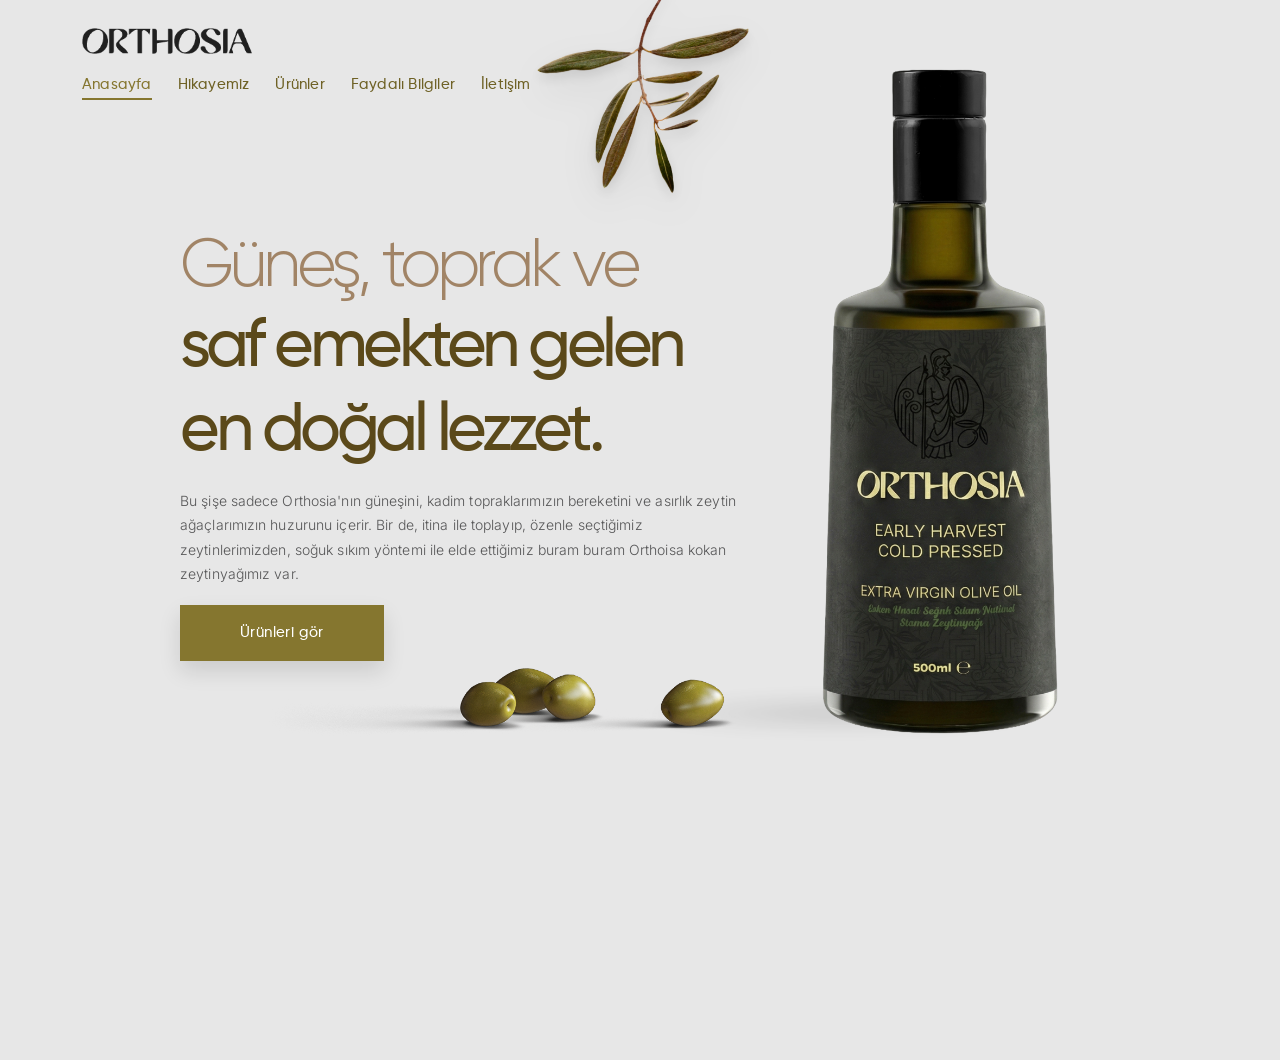
<file: index.html>
<!doctype html>
<html lang="tr">
<head>
  <meta charset="utf-8" />
  <meta name="viewport" content="width=device-width,initial-scale=1" />
  <title>Orthosia</title>
  <link rel="preconnect" href="https://fonts.googleapis.com">
  <link href="https://fonts.googleapis.com/css2?family=Inter:wght@200;300;400&display=swap" rel="stylesheet">
  <link href="https://fonts.googleapis.com/css2?family=Cormorant+Garamond:ital,wght@1,500&display=swap" rel="stylesheet">
  <link rel="stylesheet" href="assets/css/orthosia.css" />
</head>
<body>

  <!-- ÜST DEKOR -->
  <img src="images/olive-decore.png" class="top-olive" alt="" aria-hidden="true">

  <!-- HEADER (Logo solda, menü altta tek satır) -->
  <header class="site-header">
    <div class="container">
      <a class="brand" href="index.html">
        <img src="images/orthosia-logo-black.png" alt="Orthosia">
      </a>

      <nav class="menu">
        <a href="index.html" class="active">Anasayfa</a>
        <a href="hikayemiz.html">Hikayemiz</a>
        <a href="urunler.html">Ürünler</a>
        <a href="bilgiler.html">Faydalı Bilgiler</a>
        <a href="iletisim.html">İletişim</a>
      </nav>
    </div>
  </header>

  <!-- FULLSCREEN HERO BOŞ ALAN + SLOGAN -->
  <section class="hero-blank">

    <!-- SOL: Slogan + metin + buton -->
    <div class="slogan-box">
      <div class="slogan-title">
        <span class="slogan-line1">Güneş, toprak ve</span><br>
        <span class="slogan-line2">saf emekten gelen<br>en doğal lezzet.</span>
      </div>

      <div class="slogan-sub">
        Bu şişe sadece Orthosia'nın güneşini, kadim topraklarımızın bereketini ve
        asırlık zeytin ağaçlarımızın huzurunu içerir. Bir de, itina ile toplayıp,
        özenle seçtiğimiz zeytinlerimizden, soğuk sıkım yöntemi ile elde ettiğimiz
        buram buram Orthoisa kokan zeytinyağımız var.
      </div>

      <a href="urunler.html" class="slogan-btn">Ürünleri gör</a>
    </div>

    <!-- SAĞ: Şişe + zeytin taneleri -->
    <div class="hero-product">
      <img src="images/early-harvest1.png" alt="Orthosia Early Harvest">
      <img src="images/olives1.png" class="olives" alt="" aria-hidden="true">
    </div>

  </section>

  <div class="footer">
    <div class="container">© Orthosia</div>
  </div>

  <script>
    // Ultra-soft parallax (2–3px)
    (function () {
      const root = document.documentElement;
      const maxMove = 3; // px
      let ticking = false;

      function onScroll() {
        if (ticking) return;
        ticking = true;

        requestAnimationFrame(() => {
          const y = window.scrollY || 0;
          // 0..600px scroll aralığında 0..3px hareket
          const move = Math.min(maxMove, (y / 600) * maxMove);
          root.style.setProperty('--oliveY', move.toFixed(2) + 'px');
          ticking = false;
        });
      }

      window.addEventListener('scroll', onScroll, { passive: true });
      onScroll();
    })();
  </script>

</body>
</html>
</file>
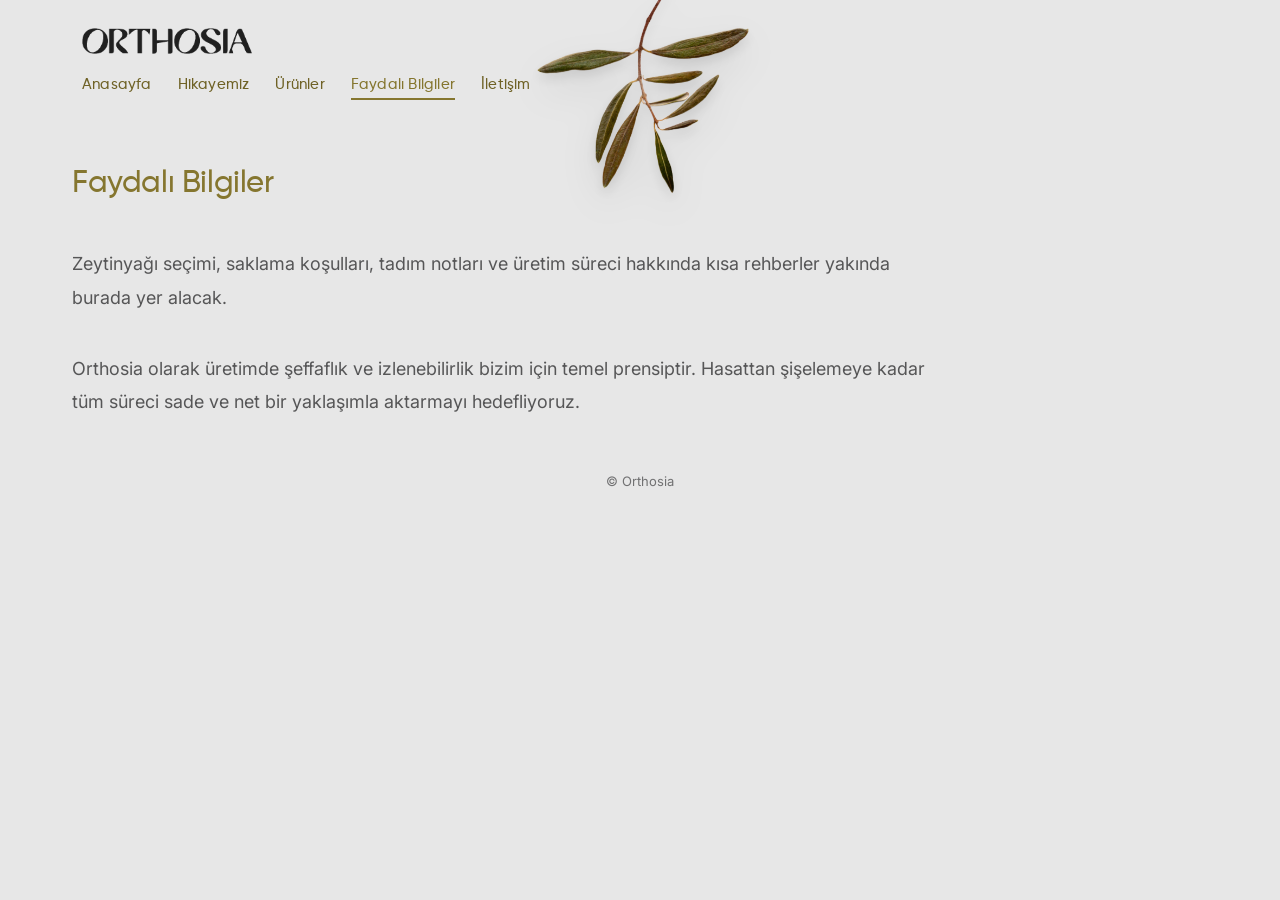
<file: bilgiler.html>
<!doctype html>
<html lang="tr">
<head>
  <meta charset="utf-8" />
  <meta name="viewport" content="width=device-width,initial-scale=1" />
  <title>Faydalı Bilgiler | Orthosia</title>

  <link rel="preconnect" href="https://fonts.googleapis.com">
  <link href="https://fonts.googleapis.com/css2?family=Inter:wght@200;300;400&display=swap" rel="stylesheet">
  <link href="https://fonts.googleapis.com/css2?family=Cormorant+Garamond:ital,wght@1,500&display=swap" rel="stylesheet">
  <link rel="stylesheet" href="assets/css/orthosia.css" />
</head>
<body>

<!-- Üstten sarkan zeytin -->
<img src="images/olive-decore.png" class="top-olive" alt="">

<header class="site-header">
  <div class="container">
    <a class="brand" href="index.html">
      <img src="images/orthosia-logo-black.png" alt="Orthosia">
    </a>

    <nav class="menu">
      <a href="index.html">Anasayfa</a>
      <a href="hikayemiz.html">Hikayemiz</a>
      <a href="urunler.html">Ürünler</a>
      <a href="bilgiler.html" class="active">Faydalı Bilgiler</a>
      <a href="iletisim.html">İletişim</a>
    </nav>
  </div>
</header>

<main class="section">
  <div class="container">

    <div class="h2" style="font-family:'Gilroy',sans-serif;font-weight:500;color:#85762F;">
      Faydalı Bilgiler
    </div>

    <div style="height:32px"></div>

    <div class="p" style="max-width:860px;">
      Zeytinyağı seçimi, saklama koşulları, tadım notları ve üretim süreci hakkında
      kısa rehberler yakında burada yer alacak.
    </div>

    <div style="height:24px"></div>

    <div class="p" style="max-width:860px;">
      Orthosia olarak üretimde şeffaflık ve izlenebilirlik bizim için temel prensiptir.
      Hasattan şişelemeye kadar tüm süreci sade ve net bir yaklaşımla aktarmayı hedefliyoruz.
    </div>

  </div>
</main>

<div class="footer">
  <div class="container">© Orthosia</div>
</div>
<script>
(() => {
  const el = document.querySelector('.top-olive');
  if (!el) return;

  let ticking = false;

  const update = () => {
    ticking = false;
    const y = window.scrollY || 0;

    // 0 → 2px arası çok hafif hareket (scroll arttıkça çok az aşağı)
    const p = Math.min(2, y * 0.002);

    el.style.setProperty('--olive-parallax', p.toFixed(2) + 'px');
  };

  window.addEventListener('scroll', () => {
    if (!ticking) {
      ticking = true;
      requestAnimationFrame(update);
    }
  }, { passive: true });

  update();
})();
</script>
</body>
</html>
</file>
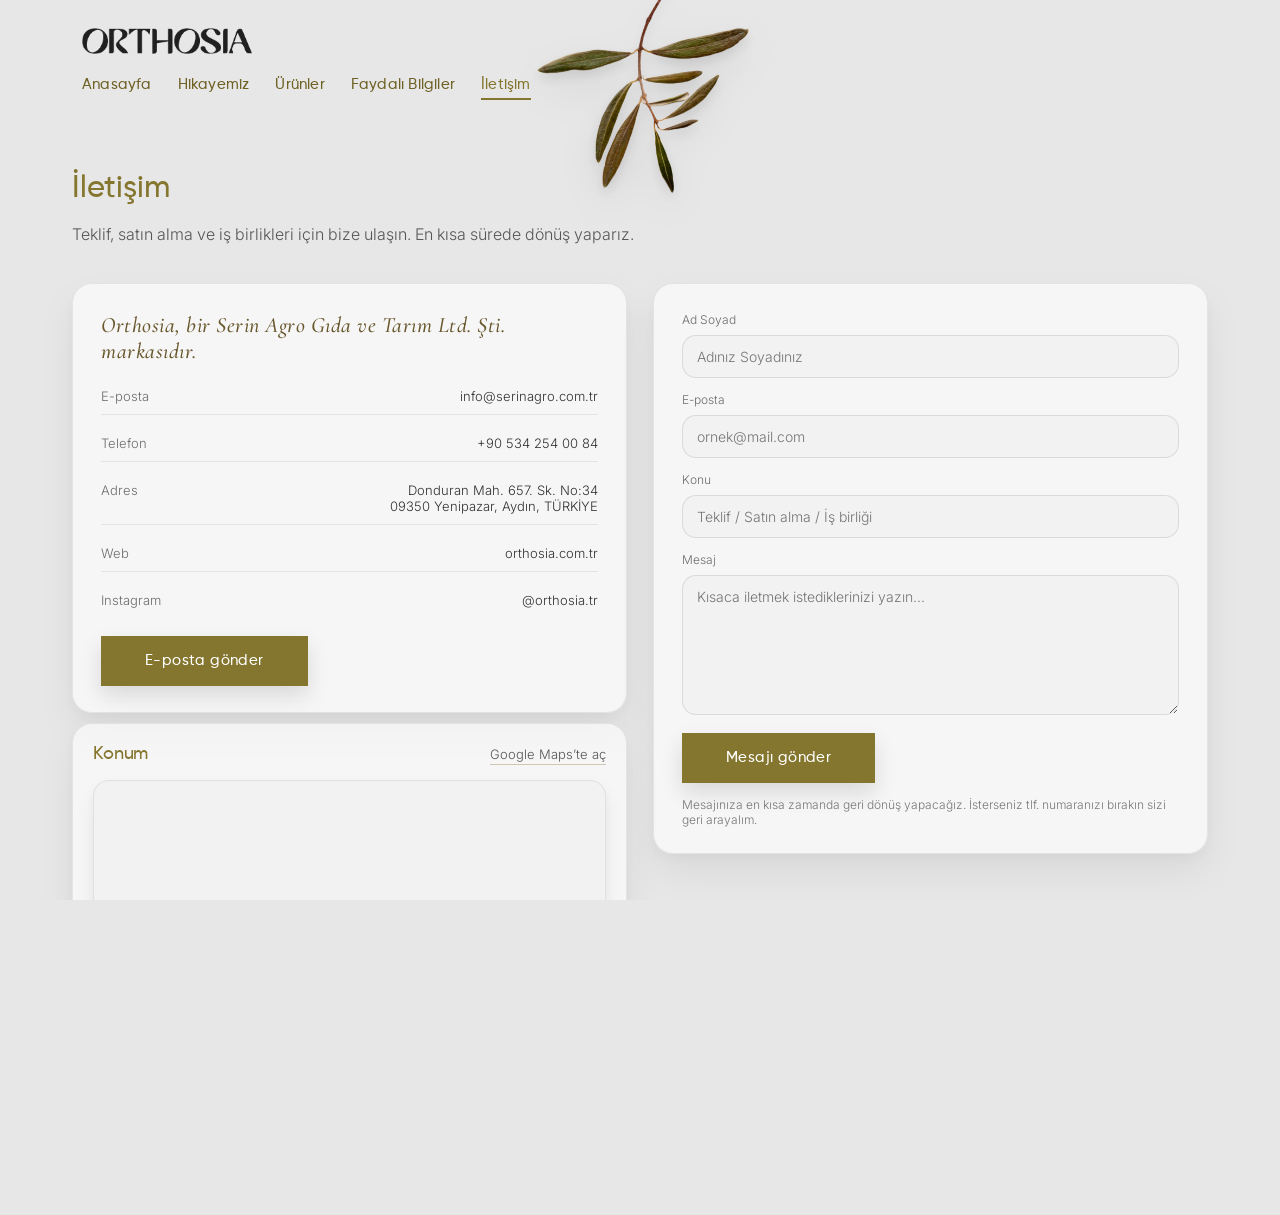
<file: iletisim.html>
<!doctype html>
<html lang="tr">
<head>
  <meta charset="utf-8" />
  <meta name="viewport" content="width=device-width,initial-scale=1" />
  <title>İletişim | Orthosia</title>

  <link rel="preconnect" href="https://fonts.googleapis.com">
  <link href="https://fonts.googleapis.com/css2?family=Inter:wght@200;300;400&display=swap" rel="stylesheet">
  <link href="https://fonts.googleapis.com/css2?family=Cormorant+Garamond:ital,wght@1,500&display=swap" rel="stylesheet">

  <link rel="stylesheet" href="assets/css/orthosia.css" />
</head>
<body>

  <img class="top-olive" src="images/olive-decore.png" alt="" aria-hidden="true">

  <header class="site-header">
    <div class="container">
      <a class="brand" href="index.html">
        <img src="images/orthosia-logo-black.png" alt="Orthosia">
      </a>

      <nav class="menu" aria-label="Ana Menü">
        <a href="index.html">Anasayfa</a>
        <a href="hikayemiz.html">Hikayemiz</a>
        <a href="urunler.html">Ürünler</a>
        <a href="bilgiler.html">Faydalı Bilgiler</a>
        <a href="iletisim.html" class="active">İletişim</a>
      </nav>
    </div>
  </header>

  <main class="section">
    <div class="container">

      <header class="contact-head">
        <h1 class="contact-title">İletişim</h1>
        <p class="contact-sub">
          Teklif, satın alma ve iş birlikleri için bize ulaşın. En kısa sürede dönüş yaparız.
        </p>
      </header>

      <section class="contact-grid" aria-label="İletişim alanı">

        <!-- SOL ÜST: Bilgi paneli -->
        <div class="contact-panel contact-panel--info">
          <div class="contact-kicker">Orthosia, bir Serin Agro Gıda ve Tarım Ltd. Şti. markasıdır.</div>

          <div class="contact-list" aria-label="İletişim bilgileri">

            <div class="contact-row">
              <div class="k">E-posta</div>
              <a class="v" href="mailto:info@serinagro.com.tr">info@serinagro.com.tr</a>
            </div>

            <div class="contact-row">
              <div class="k">Telefon</div>
              <a class="v" href="tel:+905342540084">+90 534 254 00 84</a>
            </div>

            <div class="contact-row">
              <div class="k">Adres</div>
              <div class="v">
                Donduran Mah. 657. Sk. No:34 <br>
                09350 Yenipazar, Aydın, TÜRKİYE
              </div>
            </div>

            <div class="contact-row">
              <div class="k">Web</div>
              <a class="v" href="https://orthosia.com.tr" target="_blank" rel="noopener">orthosia.com.tr</a>
            </div>

            <div class="contact-row">
              <div class="k">Instagram</div>
              <a class="v" href="https://instagram.com/orthosia.tr" target="_blank" rel="noopener">@orthosia.tr</a>
            </div>

          </div>

          <div class="contact-actions">
            <a class="btn slogan-like" href="mailto:info@serinagro.com.tr">E-posta gönder</a>
          </div>
        </div>

        <!-- SAĞ: Form -->
        <form class="contact-form" action="#" method="post" aria-label="İletişim formu">
          <label class="f">
            <span>Ad Soyad</span>
            <input type="text" name="name" placeholder="Adınız Soyadınız" required>
          </label>

          <label class="f">
            <span>E-posta</span>
            <input type="email" name="email" placeholder="ornek@mail.com" required>
          </label>

          <label class="f">
            <span>Konu</span>
            <input type="text" name="subject" placeholder="Teklif / Satın alma / İş birliği">
          </label>

          <label class="f">
            <span>Mesaj</span>
            <textarea name="message" rows="6" placeholder="Kısaca iletmek istediklerinizi yazın..." required></textarea>
          </label>

          <div class="form-actions">
            <button class="btn slogan-like" type="submit">Mesajı gönder</button>
            <div class="form-note">
              Mesajınıza en kısa zamanda geri dönüş yapacağız.
              İsterseniz tlf. numaranızı bırakın sizi geri arayalım.
            </div>
          </div>
        </form>

        <!-- SOL ALT: Harita (ayrı kart) -->
        <section class="contact-map" aria-label="Konum">
          <header class="contact-map-head">
            <h2>Konum</h2>
            <a class="contact-map-link"
              href="https://www.google.com/maps/search/?api=1&query=37.832241,28.241789"
               target="_blank" rel="noopener">
              Google Maps’te aç
            </a>
          </header>

          <div class="contact-map-frame">
            <iframe
  title="Orthosia Konum"
  loading="lazy"
  referrerpolicy="no-referrer-when-downgrade"
  src="https://maps.google.com/maps?q=37.832241,28.241789&z=14&output=embed">
</iframe>
          </div>
        </section>

      </section>

    </div>
  </main>

  <div class="footer">
    <div class="container">© Orthosia</div>
  </div>

</body>
</html>
</file>
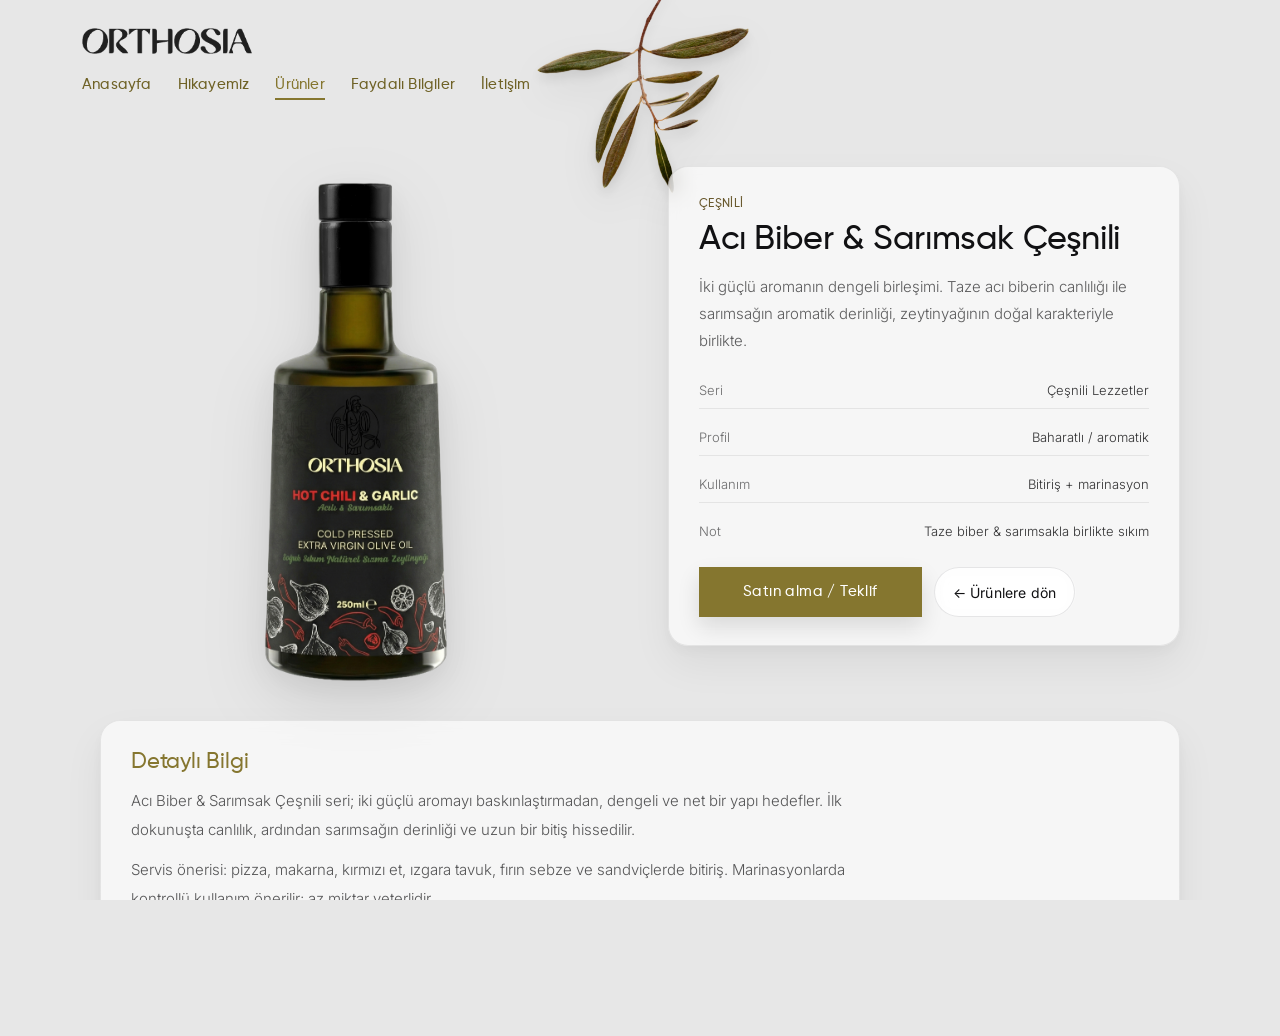
<file: urun-detay-acibiber-sarimsak.html>
<!doctype html>
<html lang="tr">
<head>
  <meta charset="utf-8" />
  <meta name="viewport" content="width=device-width,initial-scale=1" />
  <title>Acı Biber & Sarımsak Çeşnili | Orthosia</title>

  <link rel="preconnect" href="https://fonts.googleapis.com">
  <link href="https://fonts.googleapis.com/css2?family=Inter:wght@200;300;400&display=swap" rel="stylesheet">
  <link href="https://fonts.googleapis.com/css2?family=Cormorant+Garamond:ital,wght@1,500&display=swap" rel="stylesheet">
  <link rel="stylesheet" href="assets/css/orthosia.css" />
</head>
<body>

  <!-- Üst zeytin dalı -->
  <img class="top-olive" src="images/olive-decore.png" alt="" aria-hidden="true">

  <!-- HEADER -->
  <header class="site-header">
    <div class="container">
      <a class="brand" href="index.html">
        <img src="images/orthosia-logo-black.png" alt="Orthosia">
      </a>

      <nav class="menu" aria-label="Ana Menü">
        <a href="index.html">Anasayfa</a>
        <a href="hikayemiz.html">Hikayemiz</a>
        <a href="urunler.html" class="active">Ürünler</a>
        <a href="bilgiler.html">Faydalı Bilgiler</a>
        <a href="iletisim.html">İletişim</a>
      </nav>
    </div>
  </header>

  <main class="section">
    <div class="container">

      <div class="product-detail">

        <!-- Üst blok -->
        <section class="product-hero">
          <div class="product-visual">
            <img src="images/hot-chili-garlic-clear.png" alt="Acı Biber & Sarımsak Çeşnili" loading="lazy" decoding="async">
          </div>

          <div class="product-info">
            <div class="product-kicker">Çeşnili</div>
            <h1 class="product-title">Acı Biber &amp; Sarımsak Çeşnili</h1>
            <p class="product-sub">
              İki güçlü aromanın dengeli birleşimi. Taze acı biberin canlılığı ile
              sarımsağın aromatik derinliği, zeytinyağının doğal karakteriyle birlikte.
            </p>

            <div class="product-meta" aria-label="Ürün bilgileri">
              <div class="row"><div class="k">Seri</div><div class="v">Çeşnili Lezzetler</div></div>
              <div class="row"><div class="k">Profil</div><div class="v">Baharatlı / aromatik</div></div>
              <div class="row"><div class="k">Kullanım</div><div class="v">Bitiriş + marinasyon</div></div>
              <div class="row"><div class="k">Not</div><div class="v">Taze biber & sarımsakla birlikte sıkım</div></div>
            </div>

            <div class="product-actions">
              <a class="btn slogan-like" href="iletisim.html">Satın alma / Teklif</a>
              <a class="btn" href="urunler.html">← Ürünlere dön</a>
            </div>
          </div>
        </section>

        <!-- Detaylı Bilgi -->
        <section class="product-details" aria-label="Detaylı bilgi">
          <h2>Detaylı Bilgi</h2>
          <p>
            Acı Biber & Sarımsak Çeşnili seri; iki güçlü aromayı baskınlaştırmadan,
            dengeli ve net bir yapı hedefler. İlk dokunuşta canlılık, ardından
            sarımsağın derinliği ve uzun bir bitiş hissedilir.
          </p>
          <p>
            Servis önerisi: pizza, makarna, kırmızı et, ızgara tavuk,
            fırın sebze ve sandviçlerde bitiriş. Marinasyonlarda kontrollü
            kullanım önerilir; az miktar yeterlidir.
          </p>
        </section>

      </div>

    </div>
  </main>

  <div class="footer">
    <div class="container">© Orthosia</div>
  </div>

</body>
</html>
</file>
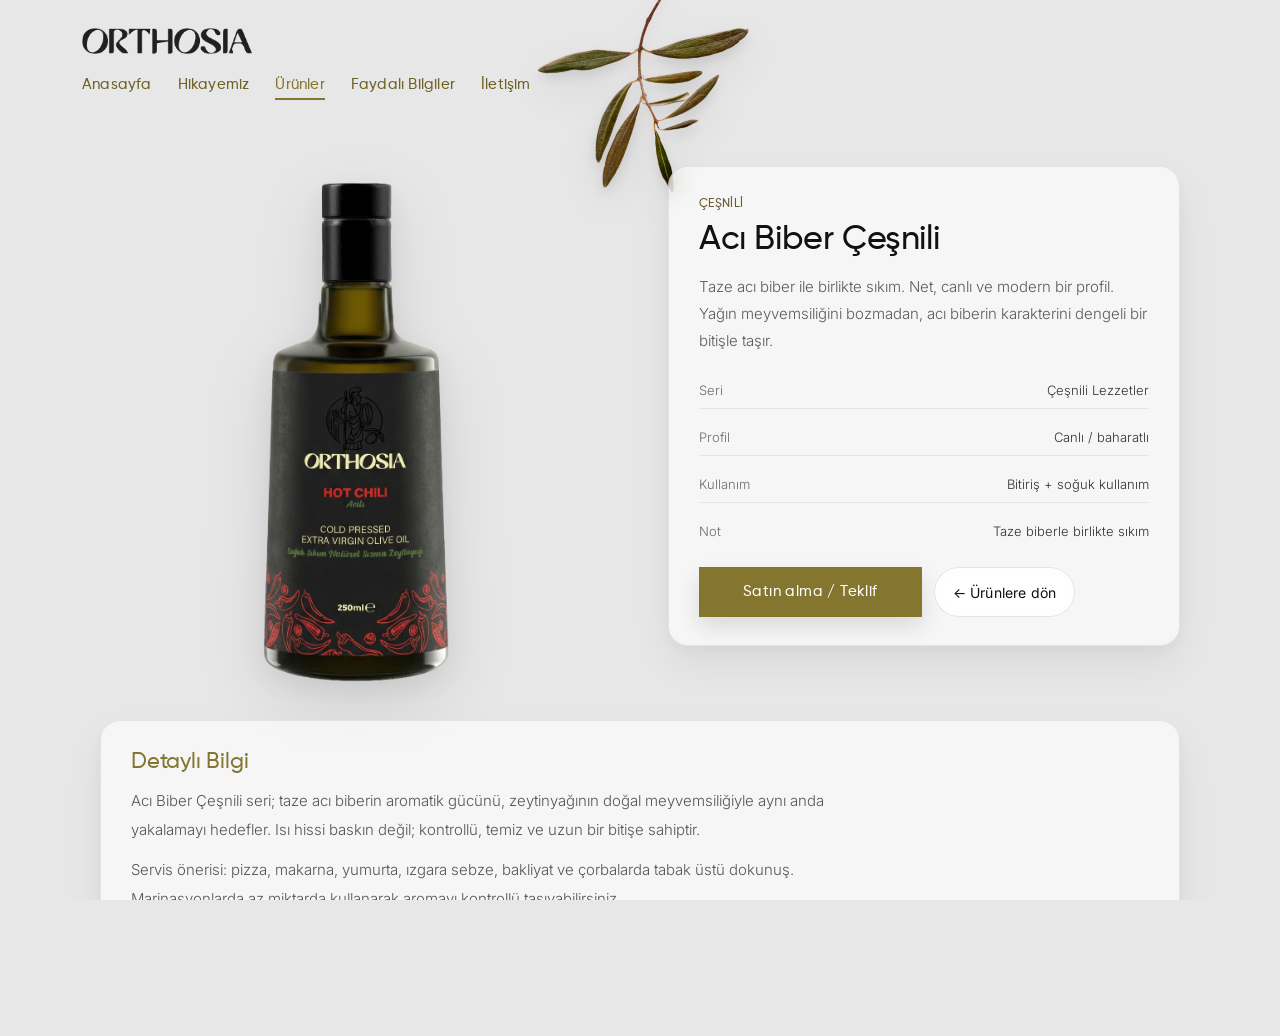
<file: urun-detay-acibiber.html>
<!doctype html>
<html lang="tr">
<head>
  <meta charset="utf-8" />
  <meta name="viewport" content="width=device-width,initial-scale=1" />
  <title>Acı Biber Çeşnili | Orthosia</title>

  <link rel="preconnect" href="https://fonts.googleapis.com">
  <link href="https://fonts.googleapis.com/css2?family=Inter:wght@200;300;400&display=swap" rel="stylesheet">
  <link href="https://fonts.googleapis.com/css2?family=Cormorant+Garamond:ital,wght@1,500&display=swap" rel="stylesheet">
  <link rel="stylesheet" href="assets/css/orthosia.css" />
</head>
<body>

  <!-- Üst zeytin dalı (global davranış: scroll ile kaybolur) -->
  <img class="top-olive" src="images/olive-decore.png" alt="" aria-hidden="true">

  <!-- HEADER (diğer sayfalarla aynı) -->
  <header class="site-header">
    <div class="container">
      <a class="brand" href="index.html">
        <img src="images/orthosia-logo-black.png" alt="Orthosia">
      </a>

      <nav class="menu" aria-label="Ana Menü">
        <a href="index.html">Anasayfa</a>
        <a href="hikayemiz.html">Hikayemiz</a>
        <a href="urunler.html" class="active">Ürünler</a>
        <a href="bilgiler.html">Faydalı Bilgiler</a>
        <a href="iletisim.html">İletişim</a>
      </nav>
    </div>
  </header>

  <main class="section">
    <div class="container">

      <div class="product-detail">

        <!-- Üst blok: görsel + kısa bilgi -->
        <section class="product-hero">
          <div class="product-visual">
            <img src="images/hot-chili-clear.png" alt="Acı Biber Çeşnili" loading="lazy" decoding="async">
          </div>

          <div class="product-info">
            <div class="product-kicker">Çeşnili</div>
            <h1 class="product-title">Acı Biber Çeşnili</h1>
            <p class="product-sub">
              Taze acı biber ile birlikte sıkım. Net, canlı ve modern bir profil.
              Yağın meyvemsiliğini bozmadan, acı biberin karakterini dengeli bir bitişle taşır.
            </p>

            <div class="product-meta" aria-label="Ürün bilgileri">
              <div class="row"><div class="k">Seri</div><div class="v">Çeşnili Lezzetler</div></div>
              <div class="row"><div class="k">Profil</div><div class="v">Canlı / baharatlı</div></div>
              <div class="row"><div class="k">Kullanım</div><div class="v">Bitiriş + soğuk kullanım</div></div>
              <div class="row"><div class="k">Not</div><div class="v">Taze biberle birlikte sıkım</div></div>
            </div>

            <div class="product-actions">
              <a class="btn slogan-like" href="iletisim.html">Satın alma / Teklif</a>
              <a class="btn" href="urunler.html">← Ürünlere dön</a>
            </div>
          </div>
        </section>

        <!-- Yeni detaylı bilgi bloğu -->
        <section class="product-details" aria-label="Detaylı bilgi">
          <h2>Detaylı Bilgi</h2>
          <p>
            Acı Biber Çeşnili seri; taze acı biberin aromatik gücünü, zeytinyağının doğal meyvemsiliğiyle
            aynı anda yakalamayı hedefler. Isı hissi baskın değil; kontrollü, temiz ve uzun bir bitişe sahiptir.
          </p>
          <p>
            Servis önerisi: pizza, makarna, yumurta, ızgara sebze, bakliyat ve çorbalarda tabak üstü dokunuş.
            Marinasyonlarda az miktarda kullanarak aromayı kontrollü taşıyabilirsiniz.
          </p>
        </section>

      </div>

    </div>
  </main>

  <div class="footer">
    <div class="container">© Orthosia</div>
  </div>

</body>
</html>
</file>
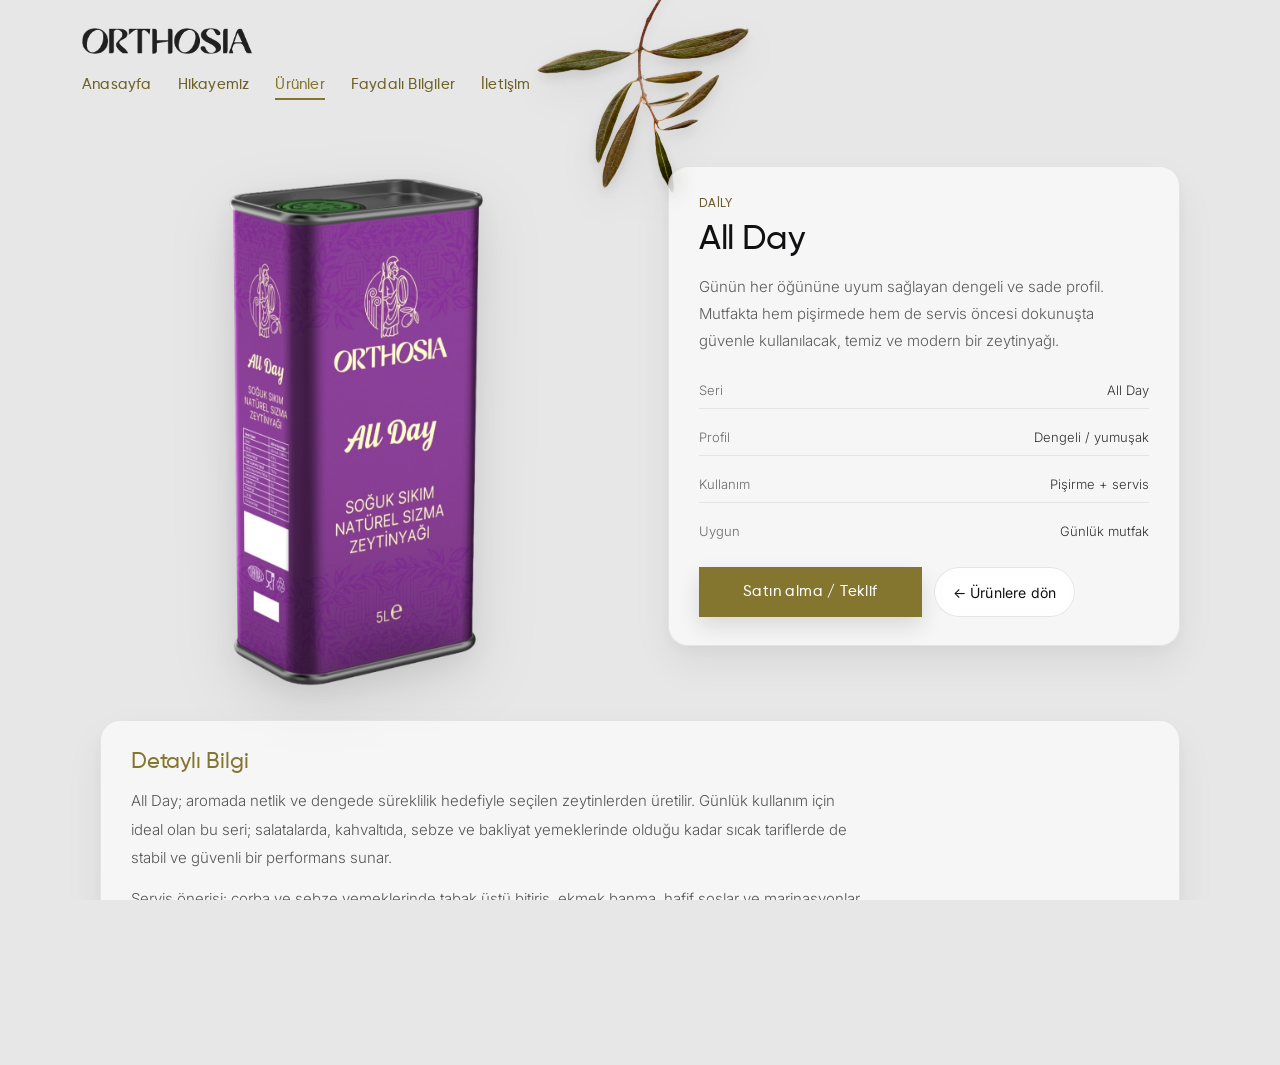
<file: urun-detay-allday.html>
<!doctype html>
<html lang="tr">
<head>
  <meta charset="utf-8" />
  <meta name="viewport" content="width=device-width,initial-scale=1" />
  <title>All Day | Orthosia</title>

  <link rel="preconnect" href="https://fonts.googleapis.com">
  <link href="https://fonts.googleapis.com/css2?family=Inter:wght@200;300;400&display=swap" rel="stylesheet">
  <link href="https://fonts.googleapis.com/css2?family=Cormorant+Garamond:ital,wght@1,500&display=swap" rel="stylesheet">
  <link rel="stylesheet" href="assets/css/orthosia.css" />
</head>
<body>

  <!-- Üst zeytin dalı (global davranış: scroll ile kaybolur) -->
  <img class="top-olive" src="images/olive-decore.png" alt="" aria-hidden="true">

  <!-- HEADER (diğer sayfalarla aynı) -->
  <header class="site-header">
    <div class="container">
      <a class="brand" href="index.html">
        <img src="images/orthosia-logo-black.png" alt="Orthosia">
      </a>

      <nav class="menu" aria-label="Ana Menü">
        <a href="index.html">Anasayfa</a>
        <a href="hikayemiz.html">Hikayemiz</a>
        <a href="urunler.html" class="active">Ürünler</a>
        <a href="bilgiler.html">Faydalı Bilgiler</a>
        <a href="iletisim.html">İletişim</a>
      </nav>
    </div>
  </header>

  <main class="section">
    <div class="container">

      <div class="product-detail">

        <!-- Üst blok: görsel + kısa bilgi -->
        <section class="product-hero">
          <div class="product-visual">
            <img src="images/all-day-clear.png" alt="All Day" loading="lazy" decoding="async">
          </div>

          <div class="product-info">
            <div class="product-kicker">Daily</div>
            <h1 class="product-title">All Day</h1>
            <p class="product-sub">
              Günün her öğününe uyum sağlayan dengeli ve sade profil.
              Mutfakta hem pişirmede hem de servis öncesi dokunuşta güvenle kullanılacak,
              temiz ve modern bir zeytinyağı.
            </p>

            <div class="product-meta" aria-label="Ürün bilgileri">
              <div class="row"><div class="k">Seri</div><div class="v">All Day</div></div>
              <div class="row"><div class="k">Profil</div><div class="v">Dengeli / yumuşak</div></div>
              <div class="row"><div class="k">Kullanım</div><div class="v">Pişirme + servis</div></div>
              <div class="row"><div class="k">Uygun</div><div class="v">Günlük mutfak</div></div>
            </div>

            <div class="product-actions">
              <a class="btn slogan-like" href="iletisim.html">Satın alma / Teklif</a>
              <a class="btn" href="urunler.html">← Ürünlere dön</a>
            </div>
          </div>
        </section>

        <!-- Yeni detaylı bilgi bloğu -->
        <section class="product-details" aria-label="Detaylı bilgi">
          <h2>Detaylı Bilgi</h2>
          <p>
            All Day; aromada netlik ve dengede süreklilik hedefiyle seçilen zeytinlerden üretilir.
            Günlük kullanım için ideal olan bu seri; salatalarda, kahvaltıda, sebze ve bakliyat yemeklerinde
            olduğu kadar sıcak tariflerde de stabil ve güvenli bir performans sunar.
          </p>
          <p>
            Servis önerisi: çorba ve sebze yemeklerinde tabak üstü bitiriş, ekmek banma,
            hafif soslar ve marinasyonlar. Saklama önerisi: serin, kuru ve ışık almayan ortam.
          </p>
        </section>

      </div>

    </div>
  </main>

  <div class="footer">
    <div class="container">© Orthosia</div>
  </div>

</body>
</html>
</file>
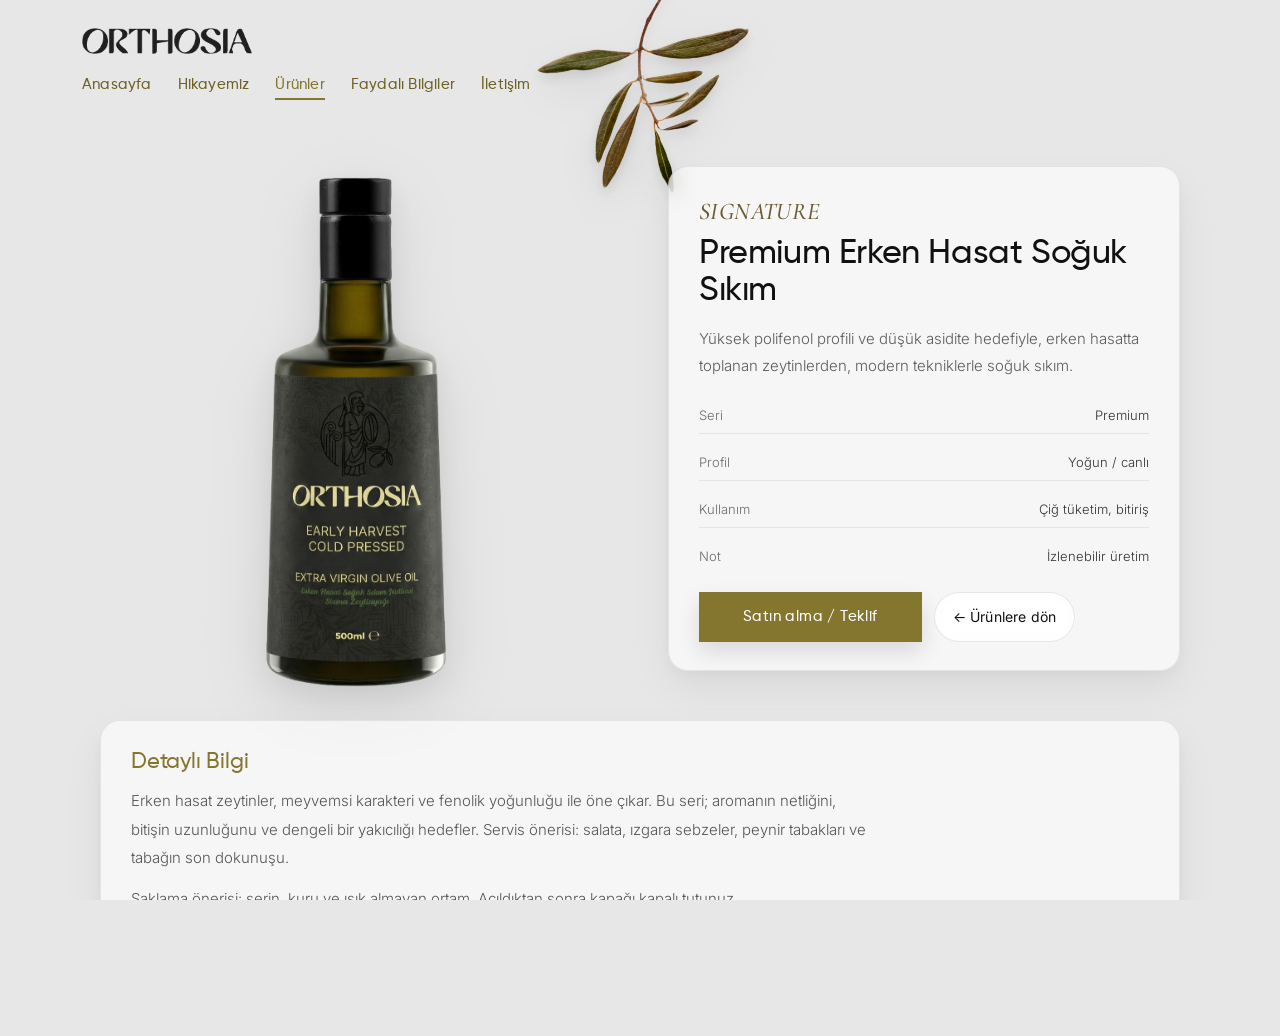
<file: urun-detay-erkenhasat-500.html>
<!doctype html>
<html lang="tr">
<head>
  <meta charset="utf-8" />
  <meta name="viewport" content="width=device-width,initial-scale=1" />
  <title>Premium Erken Hasat | Orthosia</title>

  <link rel="preconnect" href="https://fonts.googleapis.com">
  <link href="https://fonts.googleapis.com/css2?family=Inter:wght@200;300;400&display=swap" rel="stylesheet">
  <link href="https://fonts.googleapis.com/css2?family=Cormorant+Garamond:ital,wght@1,500&display=swap" rel="stylesheet">
  <link rel="stylesheet" href="assets/css/orthosia.css" />
</head>
<body>

  <!-- Üstten sarkan zeytin (global davranış) -->
  <img class="top-olive" src="images/olive-decore.png" alt="" aria-hidden="true">

  <!-- HEADER (diğer sayfalarla aynı) -->
  <header class="site-header">
    <div class="container">
      <a class="brand" href="index.html">
        <img src="images/orthosia-logo-black.png" alt="Orthosia">
      </a>

      <nav class="menu" aria-label="Ana Menü">
        <a href="index.html">Anasayfa</a>
        <a href="hikayemiz.html">Hikayemiz</a>
        <a href="urunler.html" class="active">Ürünler</a>
        <a href="bilgiler.html">Faydalı Bilgiler</a>
        <a href="iletisim.html">İletişim</a>
      </nav>
    </div>
  </header>

  <main class="section">
    <div class="container">

      <div class="product-detail">

        <!-- Üst blok: görsel + kısa bilgi -->
        <section class="product-hero">
          <div class="product-visual">
            <img src="images/early-harvest1.png" alt="Premium Erken Hasat Soğuk Sıkım" loading="lazy" decoding="async">
          </div>

          <div class="product-info">
            <div class="product-kicker product-kicker--signature">SIGNATURE</div>
            <h1 class="product-title">Premium Erken Hasat Soğuk Sıkım</h1>
            <p class="product-sub">
              Yüksek polifenol profili ve düşük asidite hedefiyle, erken hasatta toplanan zeytinlerden,
              modern tekniklerle soğuk sıkım.
            </p>

            <div class="product-meta" aria-label="Ürün bilgileri">
              <div class="row"><div class="k">Seri</div><div class="v">Premium</div></div>
              <div class="row"><div class="k">Profil</div><div class="v">Yoğun / canlı</div></div>
              <div class="row"><div class="k">Kullanım</div><div class="v">Çiğ tüketim, bitiriş</div></div>
              <div class="row"><div class="k">Not</div><div class="v">İzlenebilir üretim</div></div>
            </div>

            <div class="product-actions">
              <a class="btn slogan-like" href="iletisim.html">Satın alma / Teklif</a>
              <a class="btn" href="urunler.html">← Ürünlere dön</a>
            </div>
          </div>
        </section>

        <!-- Yeni detaylı bilgi bloğu -->
        <section class="product-details" aria-label="Detaylı bilgi">
          <h2>Detaylı Bilgi</h2>
          <p>
            Erken hasat zeytinler, meyvemsi karakteri ve fenolik yoğunluğu ile öne çıkar.
            Bu seri; aromanın netliğini, bitişin uzunluğunu ve dengeli bir yakıcılığı hedefler.
            Servis önerisi: salata, ızgara sebzeler, peynir tabakları ve tabağın son dokunuşu.
          </p>
          <p>
            Saklama önerisi: serin, kuru ve ışık almayan ortam. Açıldıktan sonra kapağı kapalı tutunuz.
          </p>
        </section>

      </div>

    </div>
  </main>

  <div class="footer">
    <div class="container">© Orthosia</div>
  </div>

</body>
</html>
</file>
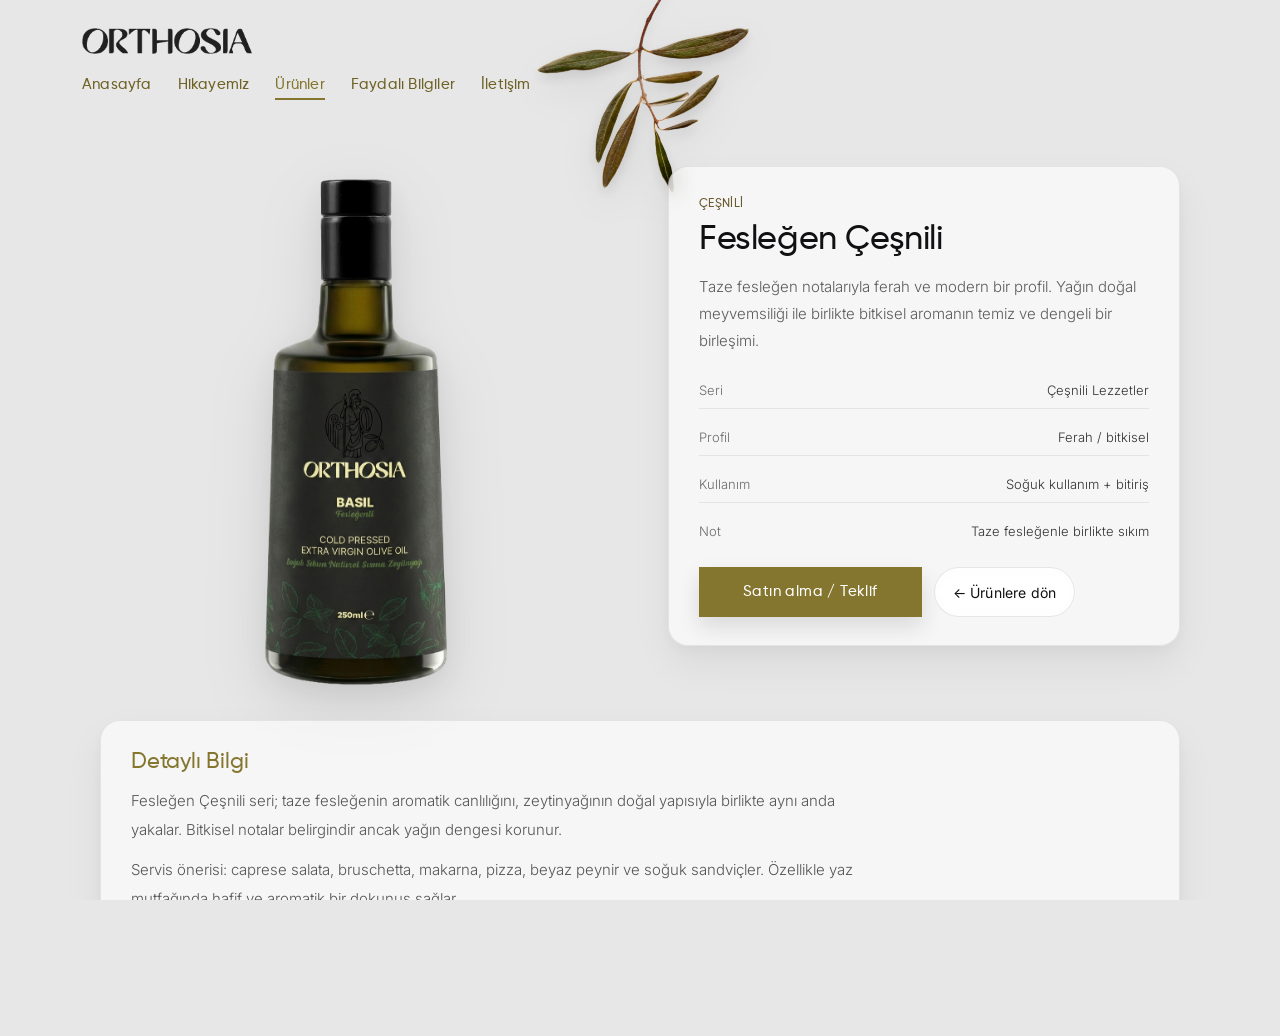
<file: urun-detay-feslegen.html>
<!doctype html>
<html lang="tr">
<head>
  <meta charset="utf-8" />
  <meta name="viewport" content="width=device-width,initial-scale=1" />
  <title>Fesleğen Çeşnili | Orthosia</title>

  <link rel="preconnect" href="https://fonts.googleapis.com">
  <link href="https://fonts.googleapis.com/css2?family=Inter:wght@200;300;400&display=swap" rel="stylesheet">
  <link href="https://fonts.googleapis.com/css2?family=Cormorant+Garamond:ital,wght@1,500&display=swap" rel="stylesheet">
  <link rel="stylesheet" href="assets/css/orthosia.css" />
</head>
<body>

  <!-- Üst zeytin dalı -->
  <img class="top-olive" src="images/olive-decore.png" alt="" aria-hidden="true">

  <!-- HEADER -->
  <header class="site-header">
    <div class="container">
      <a class="brand" href="index.html">
        <img src="images/orthosia-logo-black.png" alt="Orthosia">
      </a>

      <nav class="menu" aria-label="Ana Menü">
        <a href="index.html">Anasayfa</a>
        <a href="hikayemiz.html">Hikayemiz</a>
        <a href="urunler.html" class="active">Ürünler</a>
        <a href="bilgiler.html">Faydalı Bilgiler</a>
        <a href="iletisim.html">İletişim</a>
      </nav>
    </div>
  </header>

  <main class="section">
    <div class="container">

      <div class="product-detail">

        <!-- Üst blok -->
        <section class="product-hero">
          <div class="product-visual">
            <img src="images/basil-clear.png" alt="Fesleğen Çeşnili" loading="lazy" decoding="async">
          </div>

          <div class="product-info">
            <div class="product-kicker">Çeşnili</div>
            <h1 class="product-title">Fesleğen Çeşnili</h1>
            <p class="product-sub">
              Taze fesleğen notalarıyla ferah ve modern bir profil.
              Yağın doğal meyvemsiliği ile birlikte bitkisel aromanın temiz ve dengeli bir birleşimi.
            </p>

            <div class="product-meta" aria-label="Ürün bilgileri">
              <div class="row"><div class="k">Seri</div><div class="v">Çeşnili Lezzetler</div></div>
              <div class="row"><div class="k">Profil</div><div class="v">Ferah / bitkisel</div></div>
              <div class="row"><div class="k">Kullanım</div><div class="v">Soğuk kullanım + bitiriş</div></div>
              <div class="row"><div class="k">Not</div><div class="v">Taze fesleğenle birlikte sıkım</div></div>
            </div>

            <div class="product-actions">
              <a class="btn slogan-like" href="iletisim.html">Satın alma / Teklif</a>
              <a class="btn" href="urunler.html">← Ürünlere dön</a>
            </div>
          </div>
        </section>

        <!-- Detaylı Bilgi -->
        <section class="product-details" aria-label="Detaylı bilgi">
          <h2>Detaylı Bilgi</h2>
          <p>
            Fesleğen Çeşnili seri; taze fesleğenin aromatik canlılığını,
            zeytinyağının doğal yapısıyla birlikte aynı anda yakalar.
            Bitkisel notalar belirgindir ancak yağın dengesi korunur.
          </p>
          <p>
            Servis önerisi: caprese salata, bruschetta, makarna, pizza, beyaz peynir ve
            soğuk sandviçler. Özellikle yaz mutfağında hafif ve aromatik bir dokunuş sağlar.
          </p>
        </section>

      </div>

    </div>
  </main>

  <div class="footer">
    <div class="container">© Orthosia</div>
  </div>

</body>
</html>
</file>
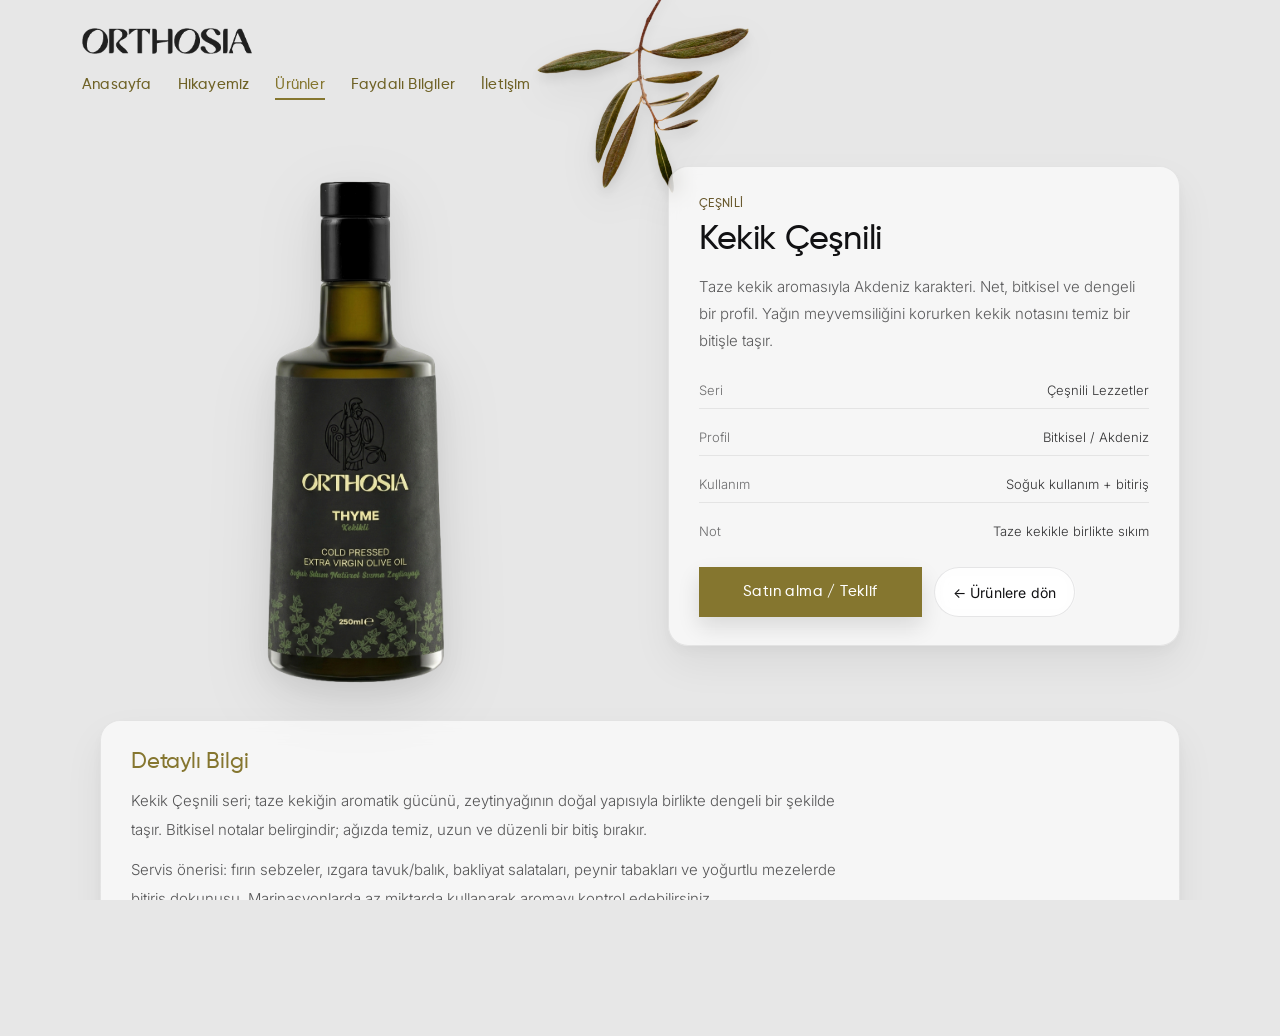
<file: urun-detay-kekik.html>
<!doctype html>
<html lang="tr">
<head>
  <meta charset="utf-8" />
  <meta name="viewport" content="width=device-width,initial-scale=1" />
  <title>Kekik Çeşnili | Orthosia</title>

  <link rel="preconnect" href="https://fonts.googleapis.com">
  <link href="https://fonts.googleapis.com/css2?family=Inter:wght@200;300;400&display=swap" rel="stylesheet">
  <link href="https://fonts.googleapis.com/css2?family=Cormorant+Garamond:ital,wght@1,500&display=swap" rel="stylesheet">
  <link rel="stylesheet" href="assets/css/orthosia.css" />
</head>
<body>

  <!-- Üst zeytin dalı -->
  <img class="top-olive" src="images/olive-decore.png" alt="" aria-hidden="true">

  <!-- HEADER -->
  <header class="site-header">
    <div class="container">
      <a class="brand" href="index.html">
        <img src="images/orthosia-logo-black.png" alt="Orthosia">
      </a>

      <nav class="menu" aria-label="Ana Menü">
        <a href="index.html">Anasayfa</a>
        <a href="hikayemiz.html">Hikayemiz</a>
        <a href="urunler.html" class="active">Ürünler</a>
        <a href="bilgiler.html">Faydalı Bilgiler</a>
        <a href="iletisim.html">İletişim</a>
      </nav>
    </div>
  </header>

  <main class="section">
    <div class="container">

      <div class="product-detail">

        <!-- Üst blok -->
        <section class="product-hero">
          <div class="product-visual">
            <img src="images/thyme-clear.png" alt="Kekik Çeşnili" loading="lazy" decoding="async">
          </div>

          <div class="product-info">
            <div class="product-kicker">Çeşnili</div>
            <h1 class="product-title">Kekik Çeşnili</h1>
            <p class="product-sub">
              Taze kekik aromasıyla Akdeniz karakteri. Net, bitkisel ve dengeli bir profil.
              Yağın meyvemsiliğini korurken kekik notasını temiz bir bitişle taşır.
            </p>

            <div class="product-meta" aria-label="Ürün bilgileri">
              <div class="row"><div class="k">Seri</div><div class="v">Çeşnili Lezzetler</div></div>
              <div class="row"><div class="k">Profil</div><div class="v">Bitkisel / Akdeniz</div></div>
              <div class="row"><div class="k">Kullanım</div><div class="v">Soğuk kullanım + bitiriş</div></div>
              <div class="row"><div class="k">Not</div><div class="v">Taze kekikle birlikte sıkım</div></div>
            </div>

            <div class="product-actions">
              <a class="btn slogan-like" href="iletisim.html">Satın alma / Teklif</a>
              <a class="btn" href="urunler.html">← Ürünlere dön</a>
            </div>
          </div>
        </section>

        <!-- Detaylı Bilgi -->
        <section class="product-details" aria-label="Detaylı bilgi">
          <h2>Detaylı Bilgi</h2>
          <p>
            Kekik Çeşnili seri; taze kekiğin aromatik gücünü, zeytinyağının doğal yapısıyla birlikte
            dengeli bir şekilde taşır. Bitkisel notalar belirgindir; ağızda temiz, uzun ve düzenli bir bitiş bırakır.
          </p>
          <p>
            Servis önerisi: fırın sebzeler, ızgara tavuk/balık, bakliyat salataları, peynir tabakları
            ve yoğurtlu mezelerde bitiriş dokunuşu. Marinasyonlarda az miktarda kullanarak aromayı kontrol edebilirsiniz.
          </p>
        </section>

      </div>

    </div>
  </main>

  <div class="footer">
    <div class="container">© Orthosia</div>
  </div>

</body>
</html>
</file>
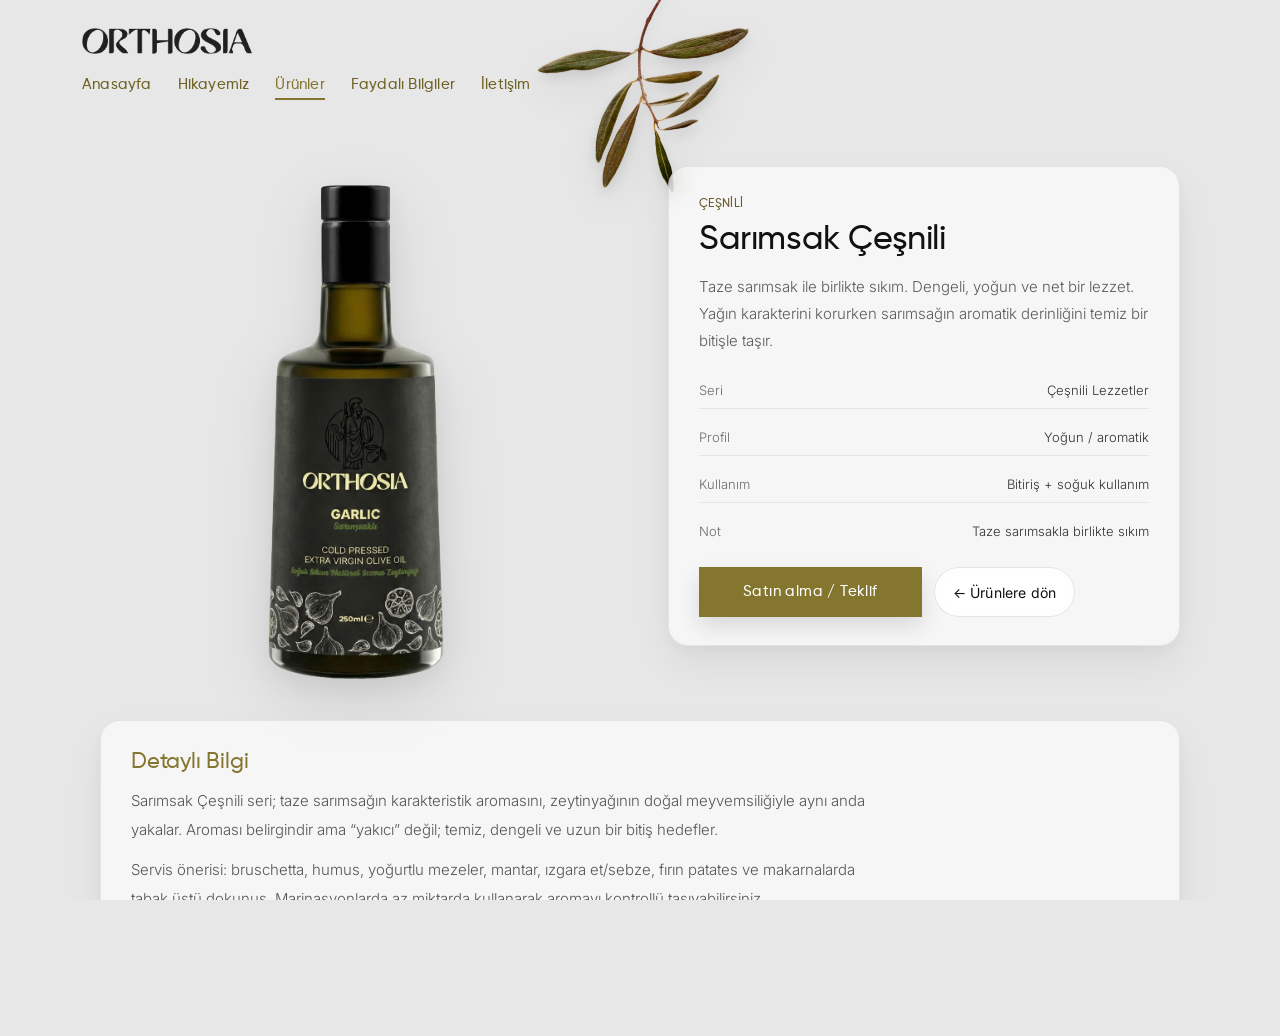
<file: urun-detay-sarimsak.html>
<!doctype html>
<html lang="tr">
<head>
  <meta charset="utf-8" />
  <meta name="viewport" content="width=device-width,initial-scale=1" />
  <title>Sarımsak Çeşnili | Orthosia</title>

  <link rel="preconnect" href="https://fonts.googleapis.com">
  <link href="https://fonts.googleapis.com/css2?family=Inter:wght@200;300;400&display=swap" rel="stylesheet">
  <link href="https://fonts.googleapis.com/css2?family=Cormorant+Garamond:ital,wght@1,500&display=swap" rel="stylesheet">
  <link rel="stylesheet" href="assets/css/orthosia.css" />
</head>
<body>

  <!-- Üst zeytin dalı (global davranış: scroll ile kaybolur) -->
  <img class="top-olive" src="images/olive-decore.png" alt="" aria-hidden="true">

  <!-- HEADER (diğer sayfalarla aynı) -->
  <header class="site-header">
    <div class="container">
      <a class="brand" href="index.html">
        <img src="images/orthosia-logo-black.png" alt="Orthosia">
      </a>

      <nav class="menu" aria-label="Ana Menü">
        <a href="index.html">Anasayfa</a>
        <a href="hikayemiz.html">Hikayemiz</a>
        <a href="urunler.html" class="active">Ürünler</a>
        <a href="bilgiler.html">Faydalı Bilgiler</a>
        <a href="iletisim.html">İletişim</a>
      </nav>
    </div>
  </header>

  <main class="section">
    <div class="container">

      <div class="product-detail">

        <!-- Üst blok: görsel + kısa bilgi -->
        <section class="product-hero">
          <div class="product-visual">
            <img src="images/garlic-clear.png" alt="Sarımsak Çeşnili" loading="lazy" decoding="async">
          </div>

          <div class="product-info">
            <div class="product-kicker">Çeşnili</div>
            <h1 class="product-title">Sarımsak Çeşnili</h1>
            <p class="product-sub">
              Taze sarımsak ile birlikte sıkım. Dengeli, yoğun ve net bir lezzet.
              Yağın karakterini korurken sarımsağın aromatik derinliğini temiz bir bitişle taşır.
            </p>

            <div class="product-meta" aria-label="Ürün bilgileri">
              <div class="row"><div class="k">Seri</div><div class="v">Çeşnili Lezzetler</div></div>
              <div class="row"><div class="k">Profil</div><div class="v">Yoğun / aromatik</div></div>
              <div class="row"><div class="k">Kullanım</div><div class="v">Bitiriş + soğuk kullanım</div></div>
              <div class="row"><div class="k">Not</div><div class="v">Taze sarımsakla birlikte sıkım</div></div>
            </div>

            <div class="product-actions">
              <a class="btn slogan-like" href="iletisim.html">Satın alma / Teklif</a>
              <a class="btn" href="urunler.html">← Ürünlere dön</a>
            </div>
          </div>
        </section>

        <!-- Yeni detaylı bilgi bloğu -->
        <section class="product-details" aria-label="Detaylı bilgi">
          <h2>Detaylı Bilgi</h2>
          <p>
            Sarımsak Çeşnili seri; taze sarımsağın karakteristik aromasını, zeytinyağının doğal meyvemsiliğiyle
            aynı anda yakalar. Aroması belirgindir ama “yakıcı” değil; temiz, dengeli ve uzun bir bitiş hedefler.
          </p>
          <p>
            Servis önerisi: bruschetta, humus, yoğurtlu mezeler, mantar, ızgara et/sebze, fırın patates ve
            makarnalarda tabak üstü dokunuş. Marinasyonlarda az miktarda kullanarak aromayı kontrollü taşıyabilirsiniz.
          </p>
        </section>

      </div>

    </div>
  </main>

  <div class="footer">
    <div class="container">© Orthosia</div>
  </div>

</body>
</html>
</file>
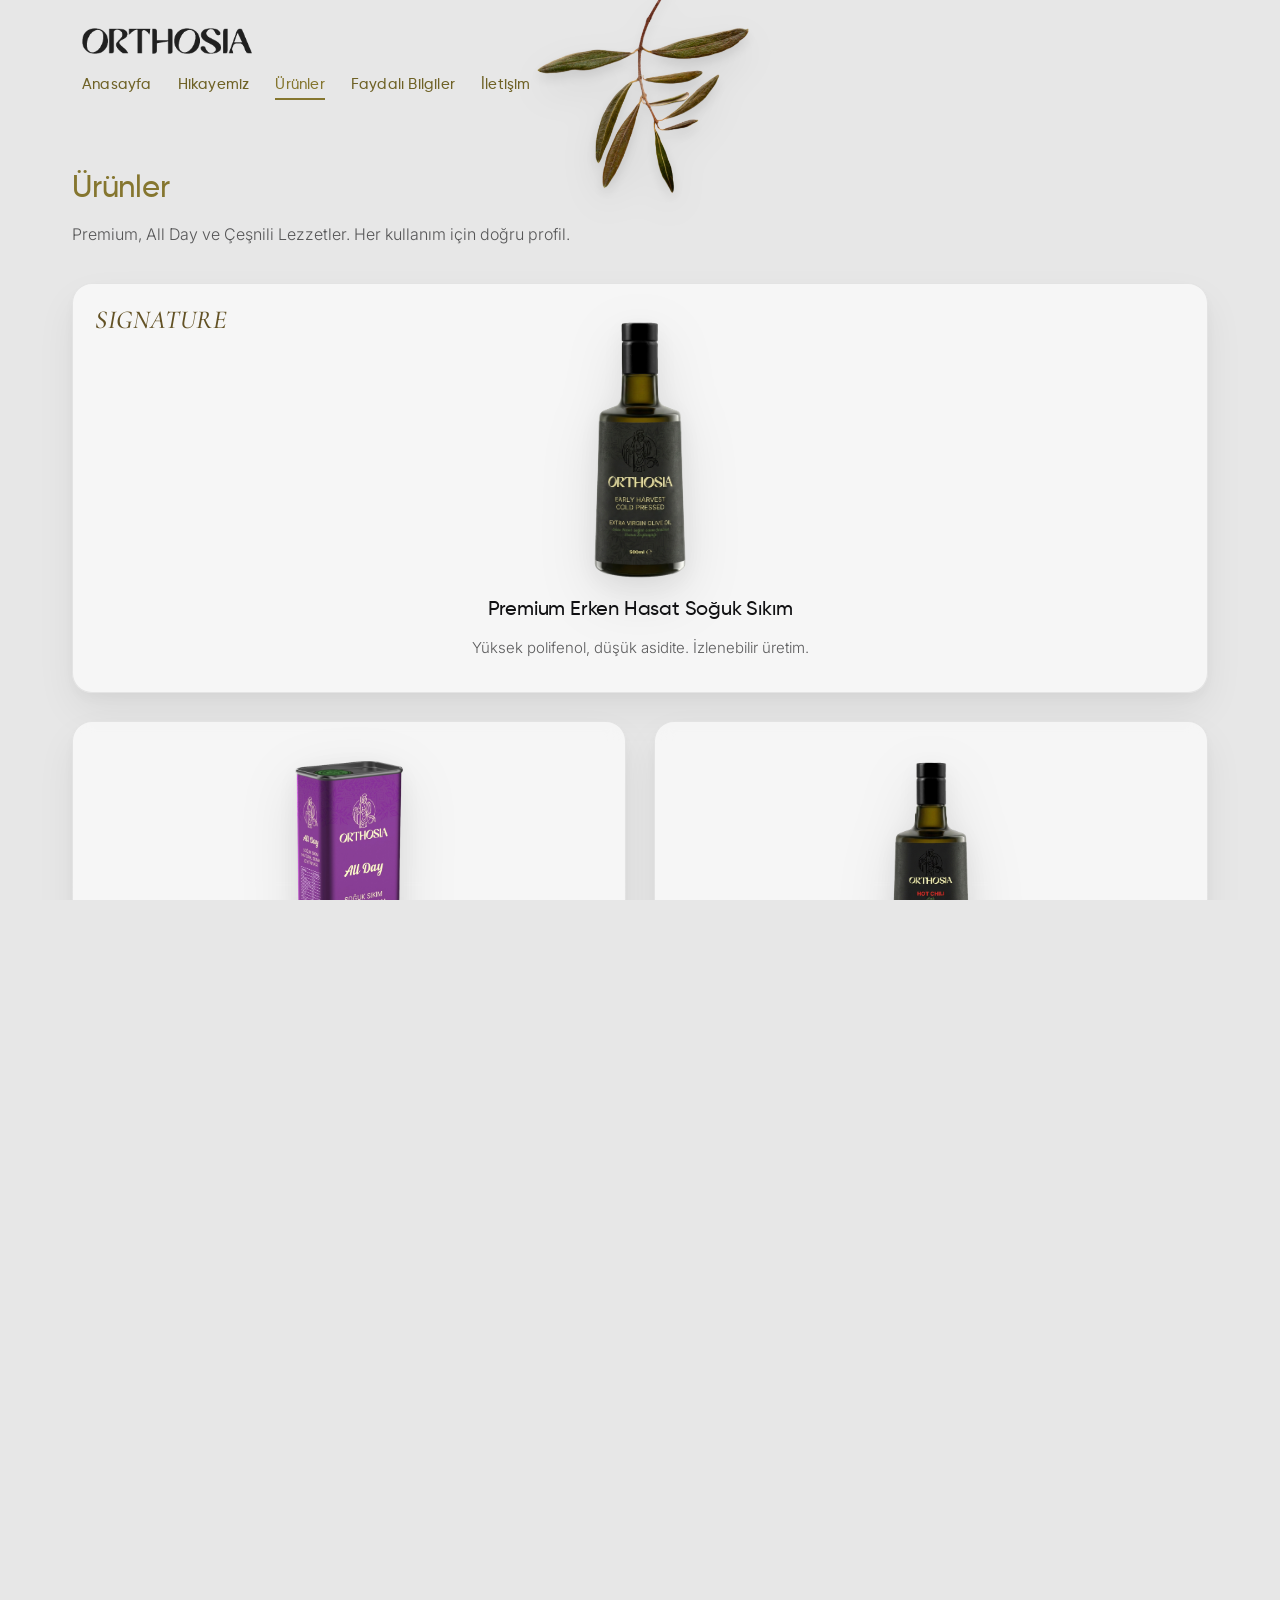
<file: urunler.html>
<!doctype html>
<html lang="tr">
<head>
  <meta charset="utf-8" />
  <meta name="viewport" content="width=device-width,initial-scale=1" />
  <title>Ürünler | Orthosia</title>

  <link rel="preconnect" href="https://fonts.googleapis.com">
  <link href="https://fonts.googleapis.com/css2?family=Inter:wght@200;300;400&display=swap" rel="stylesheet">
  <link href="https://fonts.googleapis.com/css2?family=Cormorant+Garamond:ital,wght@1,500&display=swap" rel="stylesheet">
  <link rel="stylesheet" href="assets/css/orthosia.css" />
</head>
<body>

<!-- Üstten sarkan zeytin (fixed değil; sayfa ile kayar ve aşağıda kaybolur) -->
<img src="images/olive-decore.png" class="top-olive top-olive--flow" alt="" aria-hidden="true">

<!-- HEADER (ana sayfa ile aynı) -->
<header class="site-header">
  <div class="container">
    <a class="brand" href="index.html">
      <img src="images/orthosia-logo-black.png" alt="Orthosia">
    </a>

    <nav class="menu">
      <a href="index.html">Anasayfa</a>
      <a href="hikayemiz.html">Hikayemiz</a>
      <a href="urunler.html" class="active">Ürünler</a>
      <a href="bilgiler.html">Faydalı Bilgiler</a>
      <a href="iletisim.html">İletişim</a>
    </nav>
  </div>
</header>

<main class="section">
  <div class="container">

    <header class="products-head">
      <h1 class="products-title">Ürünler</h1>
      <p class="products-sub">
        Premium, All Day ve Çeşnili Lezzetler. Her kullanım için doğru profil.
      </p>
    </header>

    <div class="products-grid">

      <a class="product-card" href="urun-detay-erkenhasat-500.html">
        <span class="product-badge">SIGNATURE</span>
        <img class="product-image" src="images/early-harvest1.png" alt="Premium Erken Hasat Soğuk Sıkım">
        <h3>Premium Erken Hasat Soğuk Sıkım</h3>
        <p>Yüksek polifenol, düşük asidite. İzlenebilir üretim.</p>
      </a>

      <a class="product-card" href="urun-detay-allday.html">
        <img class="product-image" src="images/all-day-clear.png" alt="All Day">
        <h3>All Day</h3>
        <p>Günün her öğününe uygun, dengeli ve sade profil.</p>
      </a>

      <a class="product-card" href="urun-detay-acibiber.html">
        <img class="product-image" src="images/hot-chili-clear.png" alt="Acı Biber Çeşnili">
        <h3>Acı Biber Çeşnili</h3>
        <p>Taze acı biber ile birlikte sıkım. Net ve canlı aroma.</p>
      </a>

      <a class="product-card" href="urun-detay-sarimsak.html">
        <img class="product-image" src="images/garlic-clear.png" alt="Sarımsak Çeşnili">
        <h3>Sarımsak Çeşnili</h3>
        <p>Taze sarımsak ile birlikte sıkım. Dengeli, yoğun lezzet.</p>
      </a>

      <a class="product-card" href="urun-detay-feslegen.html">
        <img class="product-image" src="images/basil-clear.png" alt="Fesleğen Çeşnili">
        <h3>Fesleğen Çeşnili</h3>
        <p>Taze fesleğen notaları. Ferah, modern profil.</p>
      </a>

      <a class="product-card" href="urun-detay-kekik.html">
        <img class="product-image" src="images/thyme-clear.png" alt="Kekik Çeşnili">
        <h3>Kekik Çeşnili</h3>
        <p>Taze kekik aroması. Akdeniz karakteri.</p>
      </a>

      <a class="product-card" href="urun-detay-acibiber-sarimsak.html">
        <img class="product-image" src="images/hot-chili-garlic-clear.png" alt="Acı Biber & Sarımsak Çeşnili">
        <h3>Acı Biber &amp; Sarımsak Çeşnili</h3>
        <p>İki güçlü aroma tek şişede. Denge ve netlik.</p>
      </a>

    </div>

  </div>
</main>

<div class="footer">
  <div class="container">© Orthosia</div>
</div>

</body>
</html>
</file>
<file: assets/css/orthosia.css>
/* ===== GILROY FONT ===== */
@font-face{
  font-family:'Gilroy';
  src:url('../fonts/Gilroy-Light.woff2') format('woff2');
  font-weight:300;
  font-style:normal;
  font-display:swap;
}
@font-face{
  font-family:'Gilroy';
  src:url('../fonts/Gilroy-Medium.woff2') format('woff2');
  font-weight:500;
  font-style:normal;
  font-display:swap;
}

/* =========================================
   ORTHOSIA — Modern Minimal (Single source)
   ========================================= */

:root{
  --bg:#E7E7E7;
  --surface:#ffffff;
  --surface-2:#f6f6f7;
  --text:#111113;
  --muted:rgba(17,17,19,.68);
  --hairline:rgba(17,17,19,.10);
  --shadow:0 18px 40px rgba(0,0,0,.08);

  --radius:18px;
  --max:1180px;

  --h1:clamp(38px,4vw,64px);
  --h2:clamp(26px,2.4vw,38px);
  --p:18px;

  /* Story spacing */
  --space-1:16px;
  --space-2:24px;
  --space-3:32px;
  --space-4:48px;
}

*{margin:0;padding:0;box-sizing:border-box}
html,body{height:100%}
html,body{overflow-x:hidden}

body{
  position:relative; /* top-olive absolute anchor */
  font-family:Inter,system-ui,-apple-system,Segoe UI,Roboto,Arial,sans-serif;
  background:var(--bg);
  color:var(--text);
  -webkit-font-smoothing:antialiased;
  text-rendering:optimizeLegibility;
}

a{color:inherit;text-decoration:none}
img{max-width:100%;display:block}

.container{
  width:100%;
  max-width:var(--max);
  margin:0 auto;
  padding:0 22px;
}

/* ==============================
   (Eski) TOPBAR — kalsın ama kullanılmıyor
   ============================== */
.topbar{
  position:sticky;
  top:0;
  z-index:50;
  background:rgba(255,255,255,.72);
  backdrop-filter:blur(14px);
  -webkit-backdrop-filter:blur(14px);
  border-bottom:1px solid var(--hairline);
}
.topbar-inner{
  height:68px;
  display:flex;
  align-items:center;
  justify-content:space-between;
  gap:16px;
}
.brand{display:flex;align-items:center;gap:12px}
.brand img{height:30px}
.nav{display:flex;gap:22px}
.nav a{font-size:14px;letter-spacing:.2px;color:rgba(17,17,19,.78)}
.nav a:hover{color:rgba(17,17,19,1)}

/* Buttons */
.btn{
  display:inline-flex;
  align-items:center;
  justify-content:center;
  gap:10px;
  padding:12px 18px;
  border-radius:999px;
  border:1px solid var(--hairline);
  background:rgba(255,255,255,.8);
  backdrop-filter:blur(10px);
  -webkit-backdrop-filter:blur(10px);
  font-size:14px;
  letter-spacing:.2px;
  transition:transform .15s ease, background .15s ease, border-color .15s ease;
}
.btn:hover{transform:translateY(-1px);background:#fff;border-color:rgba(17,17,19,.18)}
.btn.primary{background:#111113;color:#fff;border-color:#111113}
.btn.primary:hover{background:#000;border-color:#000}

/* Sections (single) */
.section{
  padding:64px 0 36px; /* slider kalktı: üst 64 / alt 36 */
}
.section.alt{
  background:var(--surface-2);
  border:none;
}

/* Typography helpers */
.h2{
  font-size:var(--h2);
  font-weight:300;
  letter-spacing:-0.4px;
  line-height:1.15;
}
.p{
  margin-top:14px;
  font-size:var(--p);
  line-height:1.85;
  color:var(--muted);
}

/* Split / Card / Media */
.split{
  display:grid;
  grid-template-columns:1.1fr .9fr;
  gap:56px;
  align-items:center;
}
.card{
  background:rgba(255,255,255,.75);
  border:1px solid var(--hairline);
  border-radius:var(--radius);
  box-shadow:var(--shadow);
  overflow:hidden;
}
.card-inner{padding:28px}
.media{
  border-radius:var(--radius);
  border:1px solid var(--hairline);
  overflow:hidden;
  box-shadow:var(--shadow);
}

/* Product tiles (legacy) */
.grid3{
  display:grid;
  grid-template-columns:repeat(3,1fr);
  gap:18px;
}
.tile{
  background:#fff;
  border:1px solid var(--hairline);
  border-radius:16px;
  padding:20px;
  transition:transform .15s ease, border-color .15s ease;
}
.tile:hover{transform:translateY(-2px);border-color:rgba(17,17,19,.18)}
.tile h3{font-size:16px;font-weight:400;letter-spacing:.1px}
.tile p{margin-top:10px;font-size:14px;line-height:1.7;color:var(--muted)}

/* Footer */
.footer{
  border-top:none;
  padding:18px 0 24px;
  color:rgba(17,17,19,.55);
  font-size:13px;
  text-align:center;
}

/* Responsive base */
@media (max-width:980px){
  .split{grid-template-columns:1fr;gap:26px}
  .grid3{grid-template-columns:1fr}
}

/* ==============================
   NEW HEADER (index.html bunu kullanıyor)
   ============================== */
.site-header{
  position:relative;
  z-index:2;                 /* top-olive altında/arkasında kalmasın */
  padding:28px 0 8px;
}

/* “hepsini bir tık sola” kaydırma */
.site-header .container{
  margin-left:60px;
  margin-right:auto;
}
.site-header .brand img{height:26px}

/* Menü: logo’nun altında, tek satır */
.menu{
  margin-top:22px;
  display:flex;
  gap:26px;
  flex-wrap:nowrap;
  align-items:center;
}
.menu a{
  font-family:'Gilroy',sans-serif;
  font-weight:500;
  font-size:15px;
  letter-spacing:.2px;
  color:#6f6226;
}
.menu a:hover{color:#85762F}
.menu a.active{
  color:#85762F;
  position:relative;
}
.menu a.active::after{
  content:"";
  position:absolute;
  left:0;right:0;
  bottom:-6px;
  height:2px;
  background:#85762F;
}

/* Mobil header (temel) */
@media (max-width:980px){
  .site-header .container{
    margin-left:22px;
    margin-right:22px;
  }
  .menu{
    flex-wrap:wrap;
    gap:18px;
    margin-top:16px;
  }
}

/* ==============================
   TOP OLIVE — GLOBAL
   ============================== */
.top-olive{
  position:absolute;
  top:-60px;
  left:50%;
  transform:translateX(-50%);
  width:320px;
  pointer-events:none;
  z-index:0;

  filter:
    brightness(1.04)
    saturate(1.06)
    sepia(0.06)
    hue-rotate(-8deg)
    drop-shadow(0px 6px 6px rgba(0,0,0,0.10))
    drop-shadow(0px 16px 18px rgba(0,0,0,0.08));
}

/* ==============================
   FULLSCREEN boş hero alan + slogan
   ============================== */
.hero-blank{
  min-height:100vh;
  height:auto;
  padding-bottom:40px;
  position:relative;
  background:transparent;
}

/* Slogan kutusu (desktop sahne) */
.slogan-box{
  position:absolute;
  left:180px;
  top:120px;
  width:659px;
  height:486px;
  display:flex;
  flex-direction:column;
  justify-content:flex-start;
}
.slogan-title{
  font-size:68px;
  font-weight:300;
  letter-spacing:-0.6px;
  line-height:1.15;
}
.slogan-line1{
  font-family:'Gilroy',sans-serif;
  font-weight:300;
  color:#A18466;
  letter-spacing:-4.5px;
}
.slogan-line2{
  font-family:'Gilroy',sans-serif;
  font-weight:500;
  color:#5B491A;
  letter-spacing:-4.5px;
}
.slogan-sub{
  margin-top:18px;
  font-size:14px;
  font-weight:300;
  line-height:1.75;
  letter-spacing:0.1px;
  color:rgba(17,17,19,0.68);
  max-width:560px;
}
.slogan-btn{
  display:inline-flex;
  align-self:flex-start;
  margin-top:18px;
  padding:19px 60px;
  background:#85762F;
  color:#fff;
  font-family:'Gilroy',sans-serif;
  font-weight:500;
  font-size:15px;
  letter-spacing:0.4px;
  border-radius:0;
  width:auto;
  max-width:fit-content;
  box-shadow:0px 10px 22px rgba(0,0,0,0.12);
  transition:transform .2s ease, box-shadow .2s ease, background .2s ease;
}
.slogan-btn:hover{
  transform:translateY(-1px);
  box-shadow:0px 14px 28px rgba(0,0,0,0.14);
  background:#7a6c2b;
}

/* ==============================
   Sağ ürün görseli (şişe) + zemin gölgesi + zeytinler (desktop sahne)
   ============================== */
.hero-product{
  position:absolute;
  left:620px;     /* biraz daha sağa */
  top:-40px;      /* biraz aşağı */
  width:640px;
  z-index:0;
}
.hero-product img{width:100%;height:auto;display:block}

.hero-product::after{
  content:"";
  position:absolute;
  left:5%;
  bottom:15px;
  width:60%;
  height:26px;
  background:radial-gradient(
    ellipse at center,
    rgba(0,0,0,0.22) 0%,
    rgba(0,0,0,0.14) 35%,
    rgba(0,0,0,0.06) 60%,
    rgba(0,0,0,0.00) 78%
  );
  transform:skewX(-18deg);
  filter:blur(10px);
  opacity:.75;
  pointer-events:none;
  z-index:-1;
}
.hero-product .olives{
  position:absolute;
  left:-18%;      /* biraz sağa */
  bottom:-6px;    /* şişe tabanı hizası */
  width:480px;
  transform:translateX(-50%);
  z-index:-1;
}

/* =========================
   HIKAYEMIZ — FINAL (single source of truth)
   ========================= */
/* (Bu bölüm sende nasılsa aynen bıraktım) */

.story{max-width:680px;}
.story-title{
  margin:0 0 var(--space-2) 0;
  font-family:'Gilroy',sans-serif;
  font-weight:500;
  color:#85762F;
  letter-spacing:-0.2px;
  line-height:1.1;
}
.story-text{
  max-width:680px;
  margin:0 0 var(--space-2) 0;
  font-family:Inter,system-ui,-apple-system,Segoe UI,Roboto,Helvetica,Arial,sans-serif;
  font-weight:300;
  font-size:16.5px;
  line-height:1.85;
  color:#111113;
  letter-spacing:0.01em;
}
.story-quote{
  max-width:680px;
  margin:var(--space-1) 0 var(--space-3) 0;
  font-family:'Gilroy',sans-serif;
  font-weight:500;
  color:#5B491A;
  font-size:26px;
  line-height:1.28;
  letter-spacing:-0.35px;
}
.story-back{margin-top:10px}

/* Story layout */
.story--new-media{
  --story-max:480px;
  --story-aside:460px;
  --story-gap:56px;
}
.story--new-media.story--with-aside{
  max-width:calc(var(--story-max) + var(--story-aside) + var(--story-gap));
  margin-left:auto;
  margin-right:auto;
  display:grid;
  grid-template-columns:var(--story-max) var(--story-aside);
  column-gap:var(--story-gap);
  align-items:start;
}
.story--new-media .story-main{min-width:0;max-width:var(--story-max);}
.story--new-media .story-aside{min-width:0;justify-self:end;position:relative;}
.story--new-media .story-aside--stack{padding-top:4px;display:flex;flex-direction:column;gap:28px;}
.story--new-media .story-media{width:100%;height:auto;display:block;border-radius:0;box-shadow:none;background:transparent;}
.story--new-media .story-media--tree{transform:translateX(50px) translateY(150px) scale(1.3);transform-origin:center bottom;}
.story--new-media .story-main-tail{height:40px;}
.story--new-media .story-aside::after{
  content:"";
  position:absolute;
  left:50%;
  bottom:-10px;
  width:75%;
  height:28px;
  transform:translateX(-50%);
  background:radial-gradient(
    ellipse at center,
    rgba(0,0,0,0.18) 0%,
    rgba(0,0,0,0.10) 35%,
    rgba(0,0,0,0.04) 60%,
    rgba(0,0,0,0.00) 75%
  );
  filter:blur(8px);
  opacity:.55;
  pointer-events:none;
  z-index:-1;
}
.story--new-media .story-aside::before{
  content:"";
  position:absolute;
  left:50%;
  bottom:-40px;
  width:80%;
  height:120px;
  transform:translateX(-50%);
  background:radial-gradient(
    ellipse at center,
    rgba(231,231,231,0.60) 0%,
    rgba(231,231,231,0.38) 40%,
    rgba(231,231,231,0.18) 65%,
    rgba(231,231,231,0.00) 85%
  );
  filter:blur(18px);
  opacity:.55;
  pointer-events:none;
  z-index:-2;
}
.story-fullbleed{
  width:100%;
  margin:12px auto 0;
  display:flex;
  justify-content:center;
  position:relative;
}
.story-fullbleed img{width:55%;height:auto;display:block;}
.story-fullbleed::after{
  content:"";
  position:absolute;
  left:50%;
  bottom:0px;
  width:85%;
  height:26px;
  transform:translateX(-50%);
  background:radial-gradient(
    ellipse at center,
    rgba(0,0,0,0.22) 0%,
    rgba(0,0,0,0.12) 35%,
    rgba(0,0,0,0.05) 60%,
    rgba(0,0,0,0.00) 78%
  );
  filter:blur(10px);
  opacity:.50;
  pointer-events:none;
  z-index:-1;
}
.story-fullbleed::before{
  content:"";
  position:absolute;
  left:50%;
  bottom:-2px;
  width:36%;
  height:18px;
  transform:translateX(-50%);
  background:radial-gradient(
    ellipse at center,
    rgba(167,140,64,0.18) 0%,
    rgba(167,140,64,0.10) 35%,
    rgba(167,140,64,0.04) 60%,
    rgba(167,140,64,0.00) 80%
  );
  filter:blur(12px);
  opacity:.55;
  pointer-events:none;
  z-index:-1;
}
@media (max-width:1180px){
  .story--new-media{--story-aside:400px;--story-gap:44px;}
}
@media (max-width:980px){
  .story--new-media.story--with-aside{grid-template-columns:1fr;max-width:var(--story-max);column-gap:0;}
  .story--new-media .story-aside--stack{margin-top:var(--space-2);}
  .story--new-media .story-main-tail{height:0;}
  .story-fullbleed{margin-top:20px;}
}
@media (max-width:640px){
  :root{--space-1:14px;--space-2:22px;--space-3:29px;--space-4:43px;}
  .story-quote{font-size:24px;}
}

/* =========================
   PRODUCTS — FINAL (single source)
   ========================= */

.products-head{padding-top:6px;margin-bottom:34px;}
.products-title{
  margin:0;
  font-family:'Gilroy',sans-serif;
  font-weight:500;
  color:#85762F;
  letter-spacing:-0.2px;
  line-height:1.1;
  font-size:var(--h2);
}
.products-sub{
  margin-top:14px;
  max-width:860px;
  font-size:16px;
  line-height:1.85;
  color:rgba(17,17,19,0.68);
  font-weight:300;
}

/* Grid */
.products-grid{
  display:grid;
  grid-template-columns:repeat(2, minmax(0,1fr));
  gap:28px;
}
.products-grid .product-card:first-child{grid-column:span 2;}

/* Card */
.product-card{
  position:relative;
  display:flex;
  flex-direction:column;
  align-items:center;
  text-align:center;
  padding:36px 30px 30px;
  background:rgba(255,255,255,0.62);
  border:1px solid rgba(17,17,19,0.08);
  border-radius:20px;
  backdrop-filter:blur(10px);
  -webkit-backdrop-filter:blur(10px);
  box-shadow:0 18px 40px rgba(0,0,0,0.06),0 6px 14px rgba(0,0,0,0.04);
  transition:transform .25s ease, box-shadow .25s ease, border-color .25s ease;
}
.product-card:hover{
  transform:translateY(-3px);
  border-color:rgba(17,17,19,0.16);
  box-shadow:0 28px 60px rgba(0,0,0,0.08),0 10px 20px rgba(0,0,0,0.06);
}
.product-card::after{
  content:"";
  position:absolute;
  left:50%;
  bottom:0;
  width:0%;
  height:2px;
  transform:translateX(-50%);
  background:linear-gradient(to right, rgba(133,118,47,0.00) 0%, rgba(133,118,47,1.00) 50%, rgba(133,118,47,0.00) 100%);
  transition:width .25s ease;
}
.product-card:hover::after{width:52%}

.product-image{
  width:100%;
  height:220px;
  object-fit:contain;
  object-position:center;
  margin-bottom:18px;
  filter:drop-shadow(0px 18px 28px rgba(0,0,0,0.10)) drop-shadow(0px 6px 12px rgba(0,0,0,0.06));
  transition:transform .25s ease;
}
.product-card:hover .product-image{transform:translateY(-4px) scale(1.02);}
.products-grid .product-card:first-child .product-image{height:260px;}

.product-card h3{
  margin:0;
  font-family:'Gilroy',sans-serif;
  font-weight:500;
  font-size:20px;
  letter-spacing:-0.2px;
  line-height:1.25;
  color:#111113;
}
.product-card p{
  margin-top:12px;
  max-width:40ch;
  font-size:15px;
  line-height:1.75;
  font-weight:300;
  color:rgba(17,17,19,0.68);
}

.product-badge{
  position:absolute;
  top:20px;
  left:22px;
  background:transparent;
  border:none;
  padding:0;
  font-family:'Cormorant Garamond',serif;
  font-style:italic;
  font-weight:500;
  font-size:26px;
  letter-spacing:0.6px;
  color:#5B491A;
  opacity:.95;
  pointer-events:none;
}

/* Products responsive — SENİN İSTEĞİN: mobilde de 2 kolon kalsın */
@media (max-width:980px){
  .products-grid{
    grid-template-columns:repeat(2, minmax(0,1fr));
    gap:14px;
  }
  .products-grid .product-card:first-child{grid-column:span 2;}
  .product-card{padding:18px 14px 16px;border-radius:16px;}
  .product-image{height:150px;margin-bottom:12px;}
  .products-grid .product-card:first-child .product-image{height:180px;}
  .product-badge{top:14px;left:14px;}
  .product-card h3{font-size:15px;line-height:1.25;}
  .product-card p{font-size:12.5px;line-height:1.6;}
}

/* =========================
   Product Detail — Layout
   ========================= */
/* (Detay bölümü sende nasılsa aynen bıraktım) */

.product-detail{max-width:1080px;margin-left:auto;margin-right:auto;}
.product-hero{display:grid;grid-template-columns:1fr 1fr;gap:56px;align-items:start;}
.product-visual{display:flex;justify-content:center;align-items:flex-start;padding-top:6px;}
.product-visual img{
  width:100%;
  max-width:520px;
  height:520px;
  object-fit:contain;
  object-position:center;
  filter:drop-shadow(0px 22px 32px rgba(0,0,0,0.10)) drop-shadow(0px 8px 14px rgba(0,0,0,0.06));
}
.product-info{
  background:rgba(255,255,255,0.62);
  border:1px solid rgba(17,17,19,0.08);
  border-radius:20px;
  padding:30px 30px 28px;
  backdrop-filter:blur(10px);
  -webkit-backdrop-filter:blur(10px);
  box-shadow:0 18px 40px rgba(0,0,0,0.06),0 6px 14px rgba(0,0,0,0.04);
}
.product-kicker{font-family:'Gilroy',sans-serif;font-weight:500;letter-spacing:0.35px;text-transform:uppercase;font-size:12px;color:#5B491A;opacity:0.9;}
.product-kicker--signature{font-family:'Cormorant Garamond',serif;font-style:italic;font-weight:500;font-size:24px;letter-spacing:0.4px;color:#5B491A;}
.product-title{margin-top:10px;font-family:'Gilroy',sans-serif;font-weight:500;font-size:34px;letter-spacing:-0.4px;line-height:1.1;color:#111113;}
.product-sub{margin-top:14px;font-size:15px;line-height:1.8;font-weight:300;color:rgba(17,17,19,0.68);max-width:60ch;}
.product-meta{margin-top:18px;display:grid;gap:10px;}
.product-meta .row{display:flex;justify-content:space-between;gap:18px;padding:10px 0;border-bottom:1px solid rgba(17,17,19,0.08);}
.product-meta .row:last-child{border-bottom:none;}
.product-meta .k{font-size:13px;color:rgba(17,17,19,0.60);font-weight:300;}
.product-meta .v{font-size:13px;color:rgba(17,17,19,0.86);font-weight:300;text-align:right;}
.product-actions{margin-top:18px;display:flex;gap:12px;flex-wrap:wrap;}

.btn.slogan-like{
  display:inline-flex;
  align-self:flex-start;
  padding:16px 44px;
  background:#85762F;
  color:#fff;
  font-family:'Gilroy',sans-serif;
  font-weight:500;
  font-size:15px;
  letter-spacing:0.4px;
  border-radius:0;
  border:none;
  box-shadow:0px 10px 22px rgba(0,0,0,0.12);
  transition:transform .2s ease, box-shadow .2s ease, background .2s ease;
}
.btn.slogan-like:hover{transform:translateY(-1px);box-shadow:0px 14px 28px rgba(0,0,0,0.14);background:#7a6c2b;}

.product-details{
  margin-top:28px;
  background:rgba(255,255,255,0.62);
  border:1px solid rgba(17,17,19,0.08);
  border-radius:20px;
  padding:28px 30px;
  backdrop-filter:blur(10px);
  -webkit-backdrop-filter:blur(10px);
  box-shadow:0 18px 40px rgba(0,0,0,0.06),0 6px 14px rgba(0,0,0,0.04);
}
.product-details h2{font-family:'Gilroy',sans-serif;font-weight:500;color:#85762F;letter-spacing:-0.2px;font-size:22px;line-height:1.2;}
.product-details p{margin-top:12px;font-size:15px;line-height:1.9;font-weight:300;color:rgba(17,17,19,0.70);max-width:82ch;}

@media (max-width:980px){
  .product-hero{grid-template-columns:1fr;gap:22px;}
  .product-visual img{max-width:440px;height:420px;}
  .product-title{font-size:30px;}
}

/* =========================
   Contact — Minimal Luxury (FIXED)
   ========================= */
/* (Contact bölümünü sende nasılsa aynen bıraktım) */

.contact-head{padding-top:6px;margin-bottom:34px;}
.contact-title{margin:0;font-family:'Gilroy',sans-serif;font-weight:500;color:#85762F;letter-spacing:-0.2px;line-height:1.1;font-size:var(--h2);}
.contact-sub{margin-top:14px;max-width:760px;font-size:16px;line-height:1.85;color:rgba(17,17,19,0.68);font-weight:300;}

.contact-grid{
  display:grid;
  grid-template-columns:1fr 1fr;
  grid-template-areas:
    "info form"
    "map  form";
  column-gap:26px;
  row-gap:10px;
  align-items:start;
}
.contact-panel{ grid-area: info; }
.contact-form{ grid-area: form; }
.contact-map{  grid-area: map;  }

.contact-panel{
  background:rgba(255,255,255,0.62);
  border:1px solid rgba(17,17,19,0.08);
  border-radius:20px;
  padding:28px 28px 26px;
  backdrop-filter:blur(10px);
  -webkit-backdrop-filter:blur(10px);
  box-shadow:0 18px 40px rgba(0,0,0,0.06),0 6px 14px rgba(0,0,0,0.04);
}
.contact-kicker{font-family:'Cormorant Garamond',serif;font-style:italic;font-weight:500;font-size:22px;letter-spacing:0.5px;color:#5B491A;opacity:0.92;}
.contact-list{margin-top:14px;display:grid;gap:10px;}
.contact-row{display:flex;justify-content:space-between;gap:18px;padding:10px 0;border-bottom:1px solid rgba(17,17,19,0.08);}
.contact-row:last-child{border-bottom:none;}
.contact-row .k{font-size:13px;color:rgba(17,17,19,0.60);font-weight:300;}
.contact-row .v{font-size:13px;color:rgba(17,17,19,0.86);font-weight:300;text-align:right;}
.contact-actions{margin-top:18px;margin-bottom:0;display:flex;gap:12px;flex-wrap:wrap;}

.contact-form{
  background:rgba(255,255,255,0.62);
  border:1px solid rgba(17,17,19,0.08);
  border-radius:20px;
  padding:28px 28px 26px;
  backdrop-filter:blur(10px);
  -webkit-backdrop-filter:blur(10px);
  box-shadow:0 18px 40px rgba(0,0,0,0.06),0 6px 14px rgba(0,0,0,0.04);
}
.contact-form .f{display:block;margin-bottom:14px;}
.contact-form .f span{display:block;font-size:12px;color:rgba(17,17,19,0.60);font-weight:300;margin-bottom:8px;}
.contact-form input,.contact-form textarea{
  width:100%;
  border:1px solid rgba(17,17,19,0.10);
  background:rgba(231,231,231,0.28);
  border-radius:14px;
  padding:12px 14px;
  font:inherit;
  font-size:14px;
  font-weight:300;
  color:#111113;
  outline:none;
  transition:border-color .18s ease, background .18s ease;
}
.contact-form textarea{resize:vertical;min-height:140px;}
.contact-form input:focus,.contact-form textarea:focus{
  border-color:rgba(133,118,47,0.38);
  background:rgba(255,255,255,0.65);
}
.form-actions{margin-top:10px;display:flex;align-items:center;gap:14px;flex-wrap:wrap;}
.form-note{font-size:12px;color:rgba(17,17,19,0.55);font-weight:300;}

.contact-map{
  margin-top:0;
  background:rgba(255,255,255,0.62);
  border:1px solid rgba(17,17,19,0.08);
  border-radius:20px;
  padding:20px 20px 18px;
  backdrop-filter:blur(10px);
  -webkit-backdrop-filter:blur(10px);
  box-shadow:0 18px 40px rgba(0,0,0,0.06),0 6px 14px rgba(0,0,0,0.04);
}
.contact-map-head{display:flex;align-items:baseline;justify-content:space-between;gap:14px;margin-bottom:14px;}
.contact-map-head h2{margin:0;font-family:'Gilroy',sans-serif;font-weight:500;color:#85762F;font-size:18px;letter-spacing:-0.15px;line-height:1.2;}
.contact-map-link{font-size:13px;font-weight:300;color:rgba(17,17,19,0.70);border-bottom:1px solid rgba(133,118,47,0.35);padding-bottom:2px;}
.contact-map-link:hover{color:#85762F;border-bottom-color:rgba(133,118,47,0.65);}
.contact-map-frame{
  border-radius:16px;
  overflow:hidden;
  border:1px solid rgba(17,17,19,0.08);
  background:rgba(231,231,231,0.28);
  box-shadow:0 12px 24px rgba(0,0,0,0.05),0 5px 10px rgba(0,0,0,0.04);
}
.contact-map-frame iframe{display:block;width:100%;height:320px;border:0;}
@media (max-width:980px){
  .contact-grid{
    grid-template-columns:1fr;
    grid-template-areas:"info" "form" "map";
    gap:16px;
  }
  .contact-map-frame iframe{height:280px;}
}
/* =========================================================
   MOBILE / TABLET HERO — STABLE VERSION
   Desktop’a dokunmaz
   ========================================================= */

@media (max-width:980px){

  /* -------- HEADER FIX -------- */

  .top-olive{
    top:-30px;
    left:auto;
    right:0;
    transform:none;
    width:240px;
    z-index:0;
  }

  .menu{
    flex-wrap:wrap;
    gap:14px;
    max-width:260px;
  }

  /* -------- HERO RESET -------- */

  .hero-blank{
    min-height:auto;
    padding-bottom:40px;
  }

  .slogan-box{
    position:relative;
    left:22px;
    right:22px;
    top:80px;
    width:auto;
    height:auto;

    display:grid;
    grid-template-columns: 1fr 180px;
    grid-template-areas:
      "title  title"
      "sub    bottle"
      "btn    bottle";
    column-gap:18px;
    row-gap:14px;
    align-items:start;
  }

  /* Title tam satır */
  .slogan-title{
    grid-area:title;
    font-size:42px;
    line-height:1.1;
    letter-spacing:-1px;
  }

  .slogan-line1,
  .slogan-line2{
    letter-spacing:-2px;
  }

  .slogan-sub{
    grid-area:sub;
    font-size:14px;
    line-height:1.8;
    max-width:38ch;
  }

  .slogan-btn{
    grid-area:btn;
    padding:16px 40px;
    position:relative;
    z-index:3;
  }

  /* -------- BOTTLE FIX -------- */

  .hero-product{
    grid-area:bottle;

    position:relative;   /* absolute KAPALI */
    left:auto;
    top:auto;

    width:180px;
    justify-self:end;
    align-self:end;

    z-index:1;
  }

  .hero-product img{
    width:100%;
  }

  .hero-product .olives{
    position:absolute;
    bottom:-6px;
    left:50%;
    transform:translateX(-50%);
    width:190px;
    z-index:-1;
  }
}
</file>
